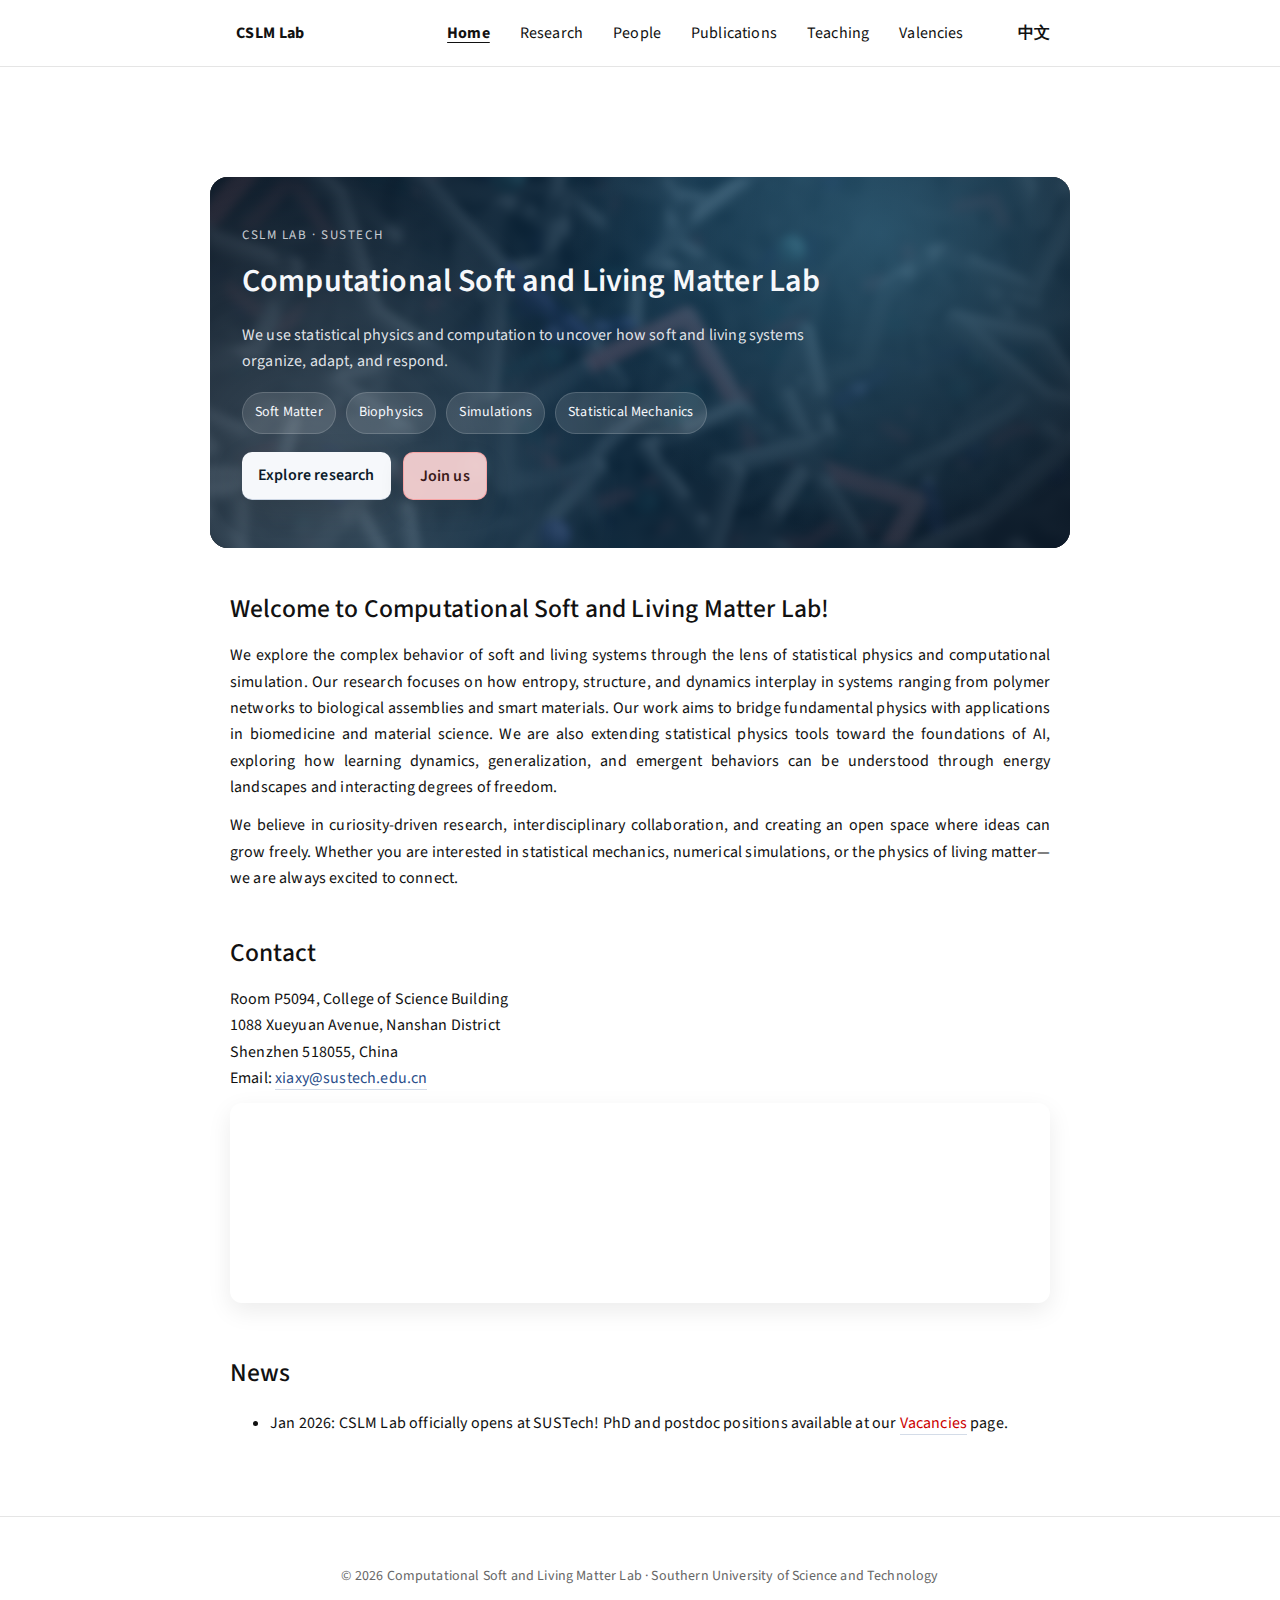
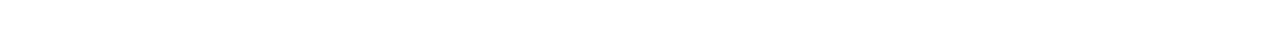
<file: index.html>
<!DOCTYPE html>
<html lang="en">
<head>
  <meta charset="UTF-8">
  <meta name="viewport" content="width=device-width, initial-scale=1.0">
  <title>Home | CSLM Lab</title>
  <link rel="stylesheet" href="assets/style.css">
  <link href="https://fonts.googleapis.com/css2?family=Source+Sans+Pro:wght@400;600&display=swap" rel="stylesheet">
  <meta name="description" content="Soft and Bio Matter group website.">
</head>
<body>

  <header>
    <nav>
      <div class="brand"><a href="index.html"><b>CSLM Lab</b></a></div>
      <a class="nav-item active" href="index.html">Home</a>
      <a class="nav-item" href="research.html">Research</a>
      <a class="nav-item" href="people.html">People</a>
      <a class="nav-item" href="publications.html">Publications</a>
      <a class="nav-item" href="teaching.html">Teaching</a>
      <a class="nav-item" href="valencies.html">Valencies</a>
      <span class="lang"><a href="zh/index.html">中文</a></span>
    </nav>
  </header>



  <main class="mainpg"> 
    <div class="hero">
      <div class="hero-content">
        <p class="eyebrow">CSLM Lab · SUSTech</p>
        <h1>Computational Soft and Living Matter Lab</h1>
        <p class="hero-lead">
          We use statistical physics and computation to uncover how soft and living systems organize, adapt, and respond.
        </p>
        <div class="hero-tags">
          <span>Soft Matter</span><span>Biophysics</span><span>Simulations</span><span>Statistical Mechanics</span>
        </div>
        <div class="hero-actions">
          <a class="btn primary" href="research.html">Explore research</a>
          <a class="btn ghost" href="valencies.html">Join us</a>
        </div>
      </div>
    </div>

    <h2>Welcome to Computational Soft and Living Matter Lab!</h2>

    <p>We explore the complex behavior of soft and living systems through the lens of statistical physics and computational simulation. Our research focuses on how entropy, structure, and dynamics interplay in systems ranging from polymer networks to biological assemblies and smart materials. Our work aims to bridge fundamental physics with applications in biomedicine and material science. 
      We are also extending statistical physics tools toward the foundations of AI, exploring how learning dynamics, generalization, and emergent behaviors can be understood through energy landscapes and interacting degrees of freedom. </p>

    <p>We believe in curiosity-driven research, interdisciplinary collaboration, and creating an open space where ideas can grow freely. Whether you are interested in statistical mechanics, numerical simulations, or the physics of living matter—we are always excited to connect.</p>


    <h2>Contact</h2>
    <div class="map-block">
      <p>
        Room P5094, College of Science Building<br>
        1088 Xueyuan Avenue, Nanshan District<br>
        Shenzhen 518055, China<br>
        Email: <a href="mailto:xiaxy@sustech.edu.cn">xiaxy@sustech.edu.cn</a>
      </p>
      <iframe class="map-embed" src="https://maps.google.com/maps?q=Room%20P5094%2C%20College%20of%20Science%20Building%2C%201088%20Xueyuan%20Avenue%2C%20Nanshan%20District%2C%20Shenzhen%20518055%2C%20China&output=embed" allowfullscreen="" loading="lazy" referrerpolicy="no-referrer-when-downgrade"></iframe>
    </div>

    <h2>News</h2>
    <ul>
      <li>
      Jan 2026: CSLM Lab officially opens at SUSTech! PhD and postdoc positions available at our 
      <a href="valencies.html" style="color:#c00;">Vacancies</a> page.
      </li>
    </ul> 
  </main>





  <footer>
    <p>© 2026 Computational Soft and Living Matter Lab · Southern University of Science and Technology</p>
  </footer>

  <script defer src="https://static.cloudflareinsights.com/beacon.min.js" data-cf-beacon='{"token": "52d99c5e47bd479896c9eef5d106f7ba"}'></script>
  <script>
    (function() {
      const endpoint = 'https://tiny-butterfly-48fe.xiuyang-xia.workers.dev/'; // TODO: replace with your Worker URL
      const payload = {
        path: location.pathname + location.search,
        ref: document.referrer || ''
      };
      navigator.sendBeacon(endpoint, JSON.stringify(payload));
    })();
  </script>
</body>
</html>
</file>
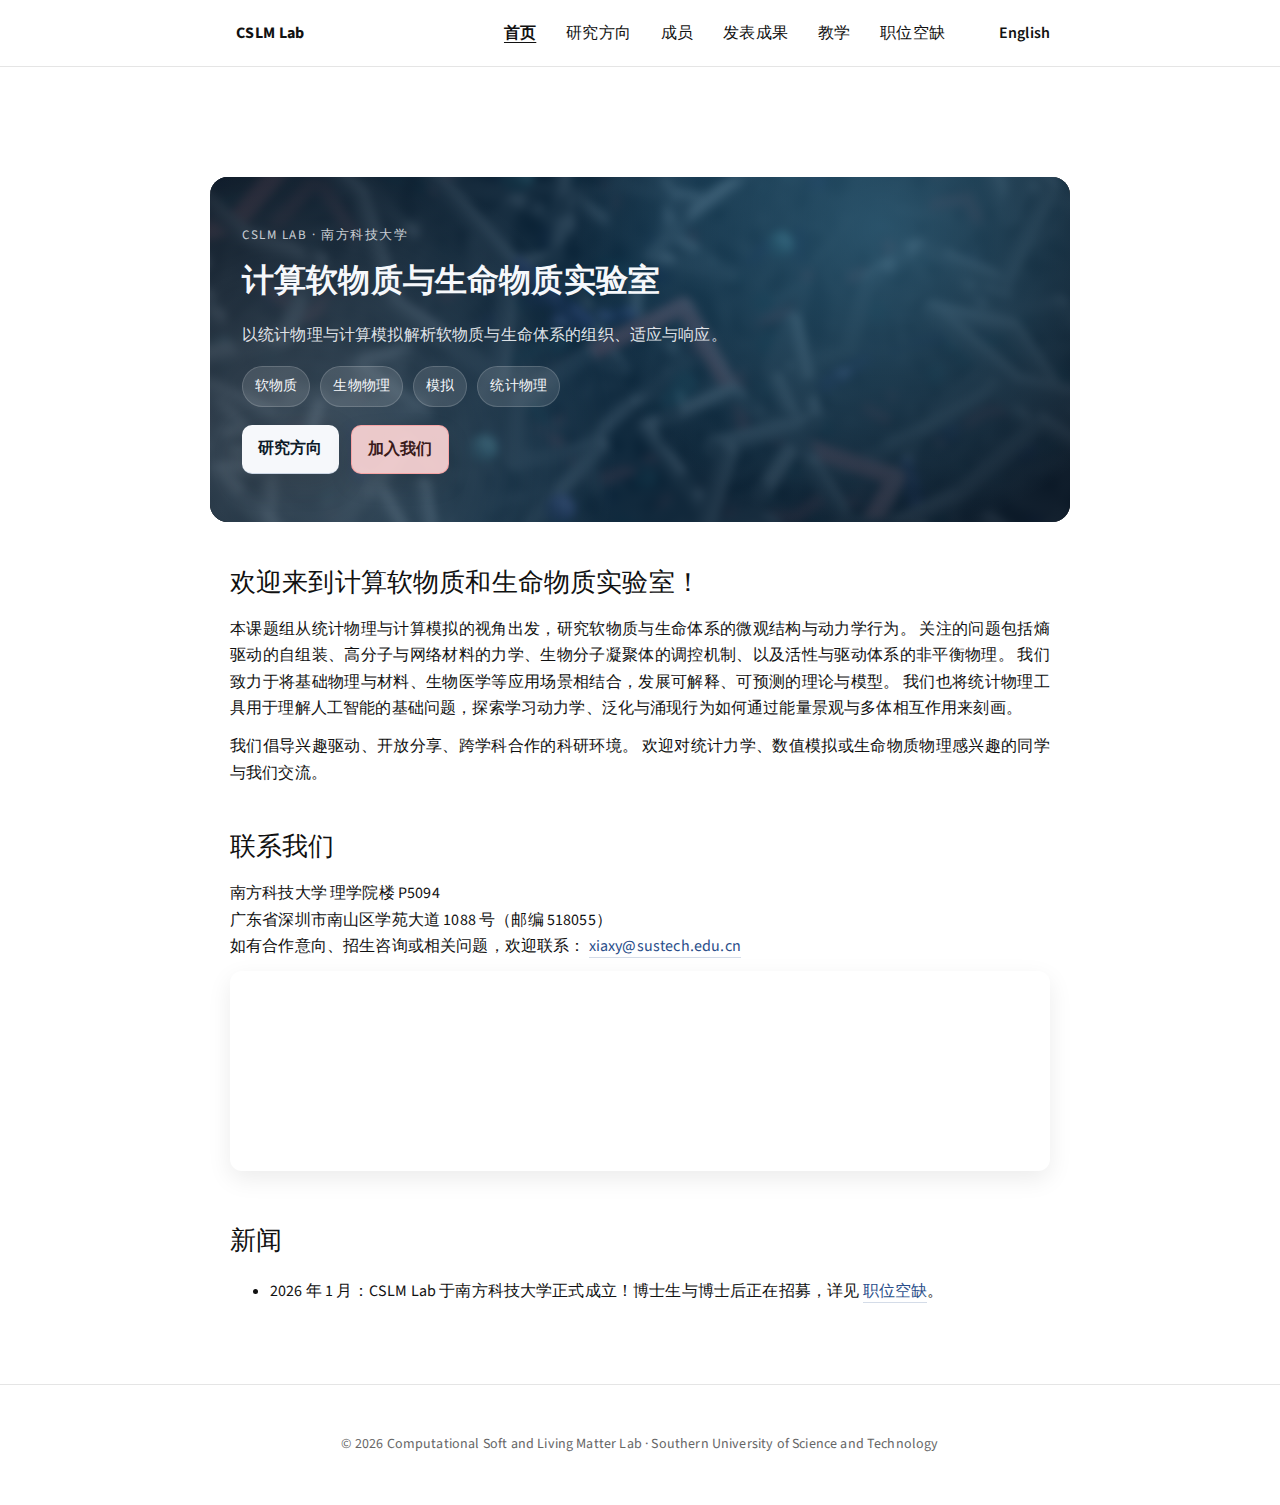
<file: zh/index.html>
<!DOCTYPE html>
<html lang="zh">
<head>
  <meta charset="UTF-8">
  <meta name="viewport" content="width=device-width, initial-scale=1.0">
  <title>主页 | CSLM Lab</title>
  <link rel="stylesheet" href="../assets/style.css">
  <link href="https://fonts.googleapis.com/css2?family=Source+Sans+Pro:wght@400;600&display=swap" rel="stylesheet">
  <meta name="description" content="软物质与生命物质计算研究组主页。">
</head>
<body>

  <header>
    <nav>
      <div class="brand"><a href="index.html"><b>CSLM Lab</b></a></div>
      <a class="nav-item active" href="index.html">首页</a>
      <a class="nav-item" href="research.html">研究方向</a>
      <a class="nav-item" href="people.html">成员</a>
      <a class="nav-item" href="publications.html">发表成果</a>
      <a class="nav-item" href="teaching.html">教学</a>
      <a class="nav-item" href="valencies.html">职位空缺</a>
      <span class="lang"><a href="../index.html">English</a></span>
    </nav>
  </header>

  <main class="mainpg"> 

    <div class="hero">
      <div class="hero-content">
        <p class="eyebrow">CSLM Lab · 南方科技大学</p>
        <h1>计算软物质与生命物质实验室</h1>
        <p class="hero-lead">
          以统计物理与计算模拟解析软物质与生命体系的组织、适应与响应。
        </p>
        <div class="hero-tags">
          <span>软物质</span><span>生物物理</span><span>模拟</span><span>统计物理</span>
        </div>
        <div class="hero-actions">
          <a class="btn primary" href="research.html">研究方向</a>
          <a class="btn ghost" href="valencies.html">加入我们</a>
        </div>
      </div>
    </div>

    <h2>欢迎来到计算软物质和生命物质实验室！</h2>

    <p>
本课题组从统计物理与计算模拟的视角出发，研究软物质与生命体系的微观结构与动力学行为。
      关注的问题包括熵驱动的自组装、高分子与网络材料的力学、生物分子凝聚体的调控机制、以及活性与驱动体系的非平衡物理。
      我们致力于将基础物理与材料、生物医学等应用场景相结合，发展可解释、可预测的理论与模型。
     我们也将统计物理工具用于理解人工智能的基础问题，探索学习动力学、泛化与涌现行为如何通过能量景观与多体相互作用来刻画。
    </p>

    <p>
      我们倡导兴趣驱动、开放分享、跨学科合作的科研环境。
      欢迎对统计力学、数值模拟或生命物质物理感兴趣的同学与我们交流。
    </p>


    <h2>联系我们</h2>
    <div class="map-block">
      <p>
        南方科技大学 理学院楼 P5094<br>
        广东省深圳市南山区学苑大道 1088 号（邮编 518055）<br>
        如有合作意向、招生咨询或相关问题，欢迎联系：
        <a href="mailto:xiaxy@sustech.edu.cn">xiaxy@sustech.edu.cn</a>
      </p>
      <iframe class="map-embed" src="https://uri.amap.com/marker?position=113.9986,22.6029&name=%E5%8D%97%E6%96%B9%E7%A7%91%E6%8A%80%E5%A4%A7%E5%AD%A6%E7%90%86%E5%AD%A6%E9%99%A2%E6%A5%BCP5094&coordinate=wgs84&callnative=0" allowfullscreen="" loading="lazy" referrerpolicy="no-referrer-when-downgrade"></iframe>
    </div>

    <h2>新闻</h2>
    <ul>
      <li>
        2026 年 1 月：CSLM Lab 于南方科技大学正式成立！博士生与博士后正在招募，详见
        <a href="valencies.html">职位空缺</a>。
      </li>
    </ul>

  </main>

  <footer>
    <p>© 2026 Computational Soft and Living Matter Lab · Southern University of Science and Technology</p>
  </footer>

  <script defer src="https://static.cloudflareinsights.com/beacon.min.js" data-cf-beacon='{"token": "52d99c5e47bd479896c9eef5d106f7ba"}'></script>
  <script>
    (function() {
      const endpoint = 'https://tiny-butterfly-48fe.xiuyang-xia.workers.dev/'; // TODO: replace with your Worker URL
      const payload = {
        path: location.pathname + location.search,
        ref: document.referrer || ''
      };
      navigator.sendBeacon(endpoint, JSON.stringify(payload));
    })();
  </script>
</body>
</html>
</file>
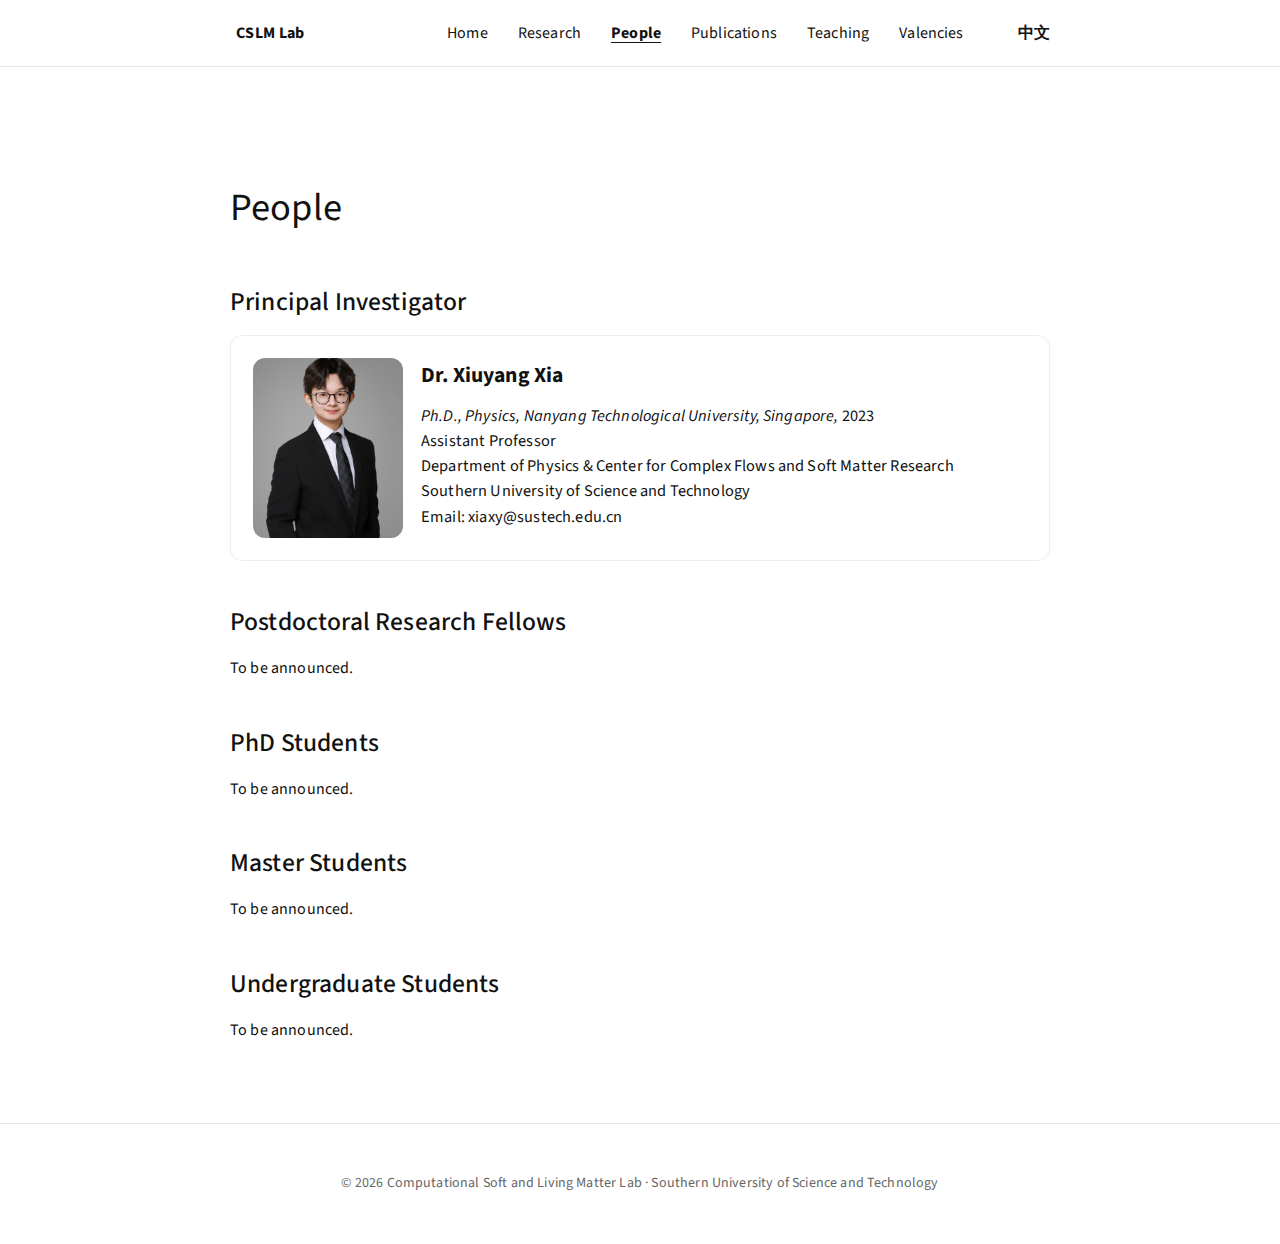
<file: people.html>
<!DOCTYPE html>
<html lang="en">
<head>
  <meta charset="UTF-8">
  <meta name="viewport" content="width=device-width, initial-scale=1.0">
  <title>People | CSLM Lab</title>
  <link rel="stylesheet" href="assets/style.css">
  <link href="https://fonts.googleapis.com/css2?family=Source+Sans+Pro:wght@400;600&display=swap" rel="stylesheet">
  <meta name="description" content="Computational Soft and Living Matter Lab website.">
</head>
<body>

  <header>
    <nav>
      <div class="brand"><a href="index.html"><b>CSLM Lab</b></a></div>
      <a class="nav-item" href="index.html">Home</a>
      <a class="nav-item" href="research.html">Research</a>
      <a class="nav-item active" href="people.html">People</a>
      <a class="nav-item" href="publications.html">Publications</a>
      <a class="nav-item" href="teaching.html">Teaching</a>
      <a class="nav-item" href="valencies.html">Valencies</a>
      <span class="lang"><a href="zh/people.html">中文</a></span>
    </nav>
  </header>

  <main>
    <h1>People</h1>

    <!-- Principal Investigator -->
    <section>
      <h2>Principal Investigator</h2>

      <div class="card peo-card">
        <img src="images/profile.JPG" alt="Xiuyang Xia" class="pi-photo">

        <div>
          <h3>Dr. Xiuyang Xia</h3>
          <p>
            <em>Ph.D., Physics, Nanyang Technological University, Singapore,</em> 2023<br>
            Assistant Professor<br>
            Department of Physics & Center for Complex Flows and Soft Matter Research<br>
            Southern University of Science and Technology<br>
            Email: <a href="mailto:xiaxy@sustech.edu.cn">xiaxy@sustech.edu.cn</a><br>
          </p>
        </div>
      </div>
    </section>

    <!-- Postdoctoral Research Fellows -->
    <section>
      <h2>Postdoctoral Research Fellows</h2>
      <p>To be announced.</p>
    </section>

    <!-- PhD Students -->
    <section>
      <h2>PhD Students</h2>
      <p>To be announced.</p>
    </section>

    <!-- Master Students -->
    <section>
      <h2>Master Students</h2>
      <p>To be announced.</p>
    </section>

    <!-- Undergraduate Students -->
    <section>
      <h2>Undergraduate Students</h2>
      <p>To be announced.</p>
    </section>

  </main>

  <footer>
    <p>© 2026 Computational Soft and Living Matter Lab · Southern University of Science and Technology</p>
  </footer>

  <script defer src="https://static.cloudflareinsights.com/beacon.min.js" data-cf-beacon='{"token": "52d99c5e47bd479896c9eef5d106f7ba"}'></script>
  <script>
    (function() {
      const endpoint = 'https://tiny-butterfly-48fe.xiuyang-xia.workers.dev/'; // TODO: replace with your Worker URL
      const payload = {
        path: location.pathname + location.search,
        ref: document.referrer || ''
      };
      navigator.sendBeacon(endpoint, JSON.stringify(payload));
    })();
  </script>
</body>
</html>
</file>
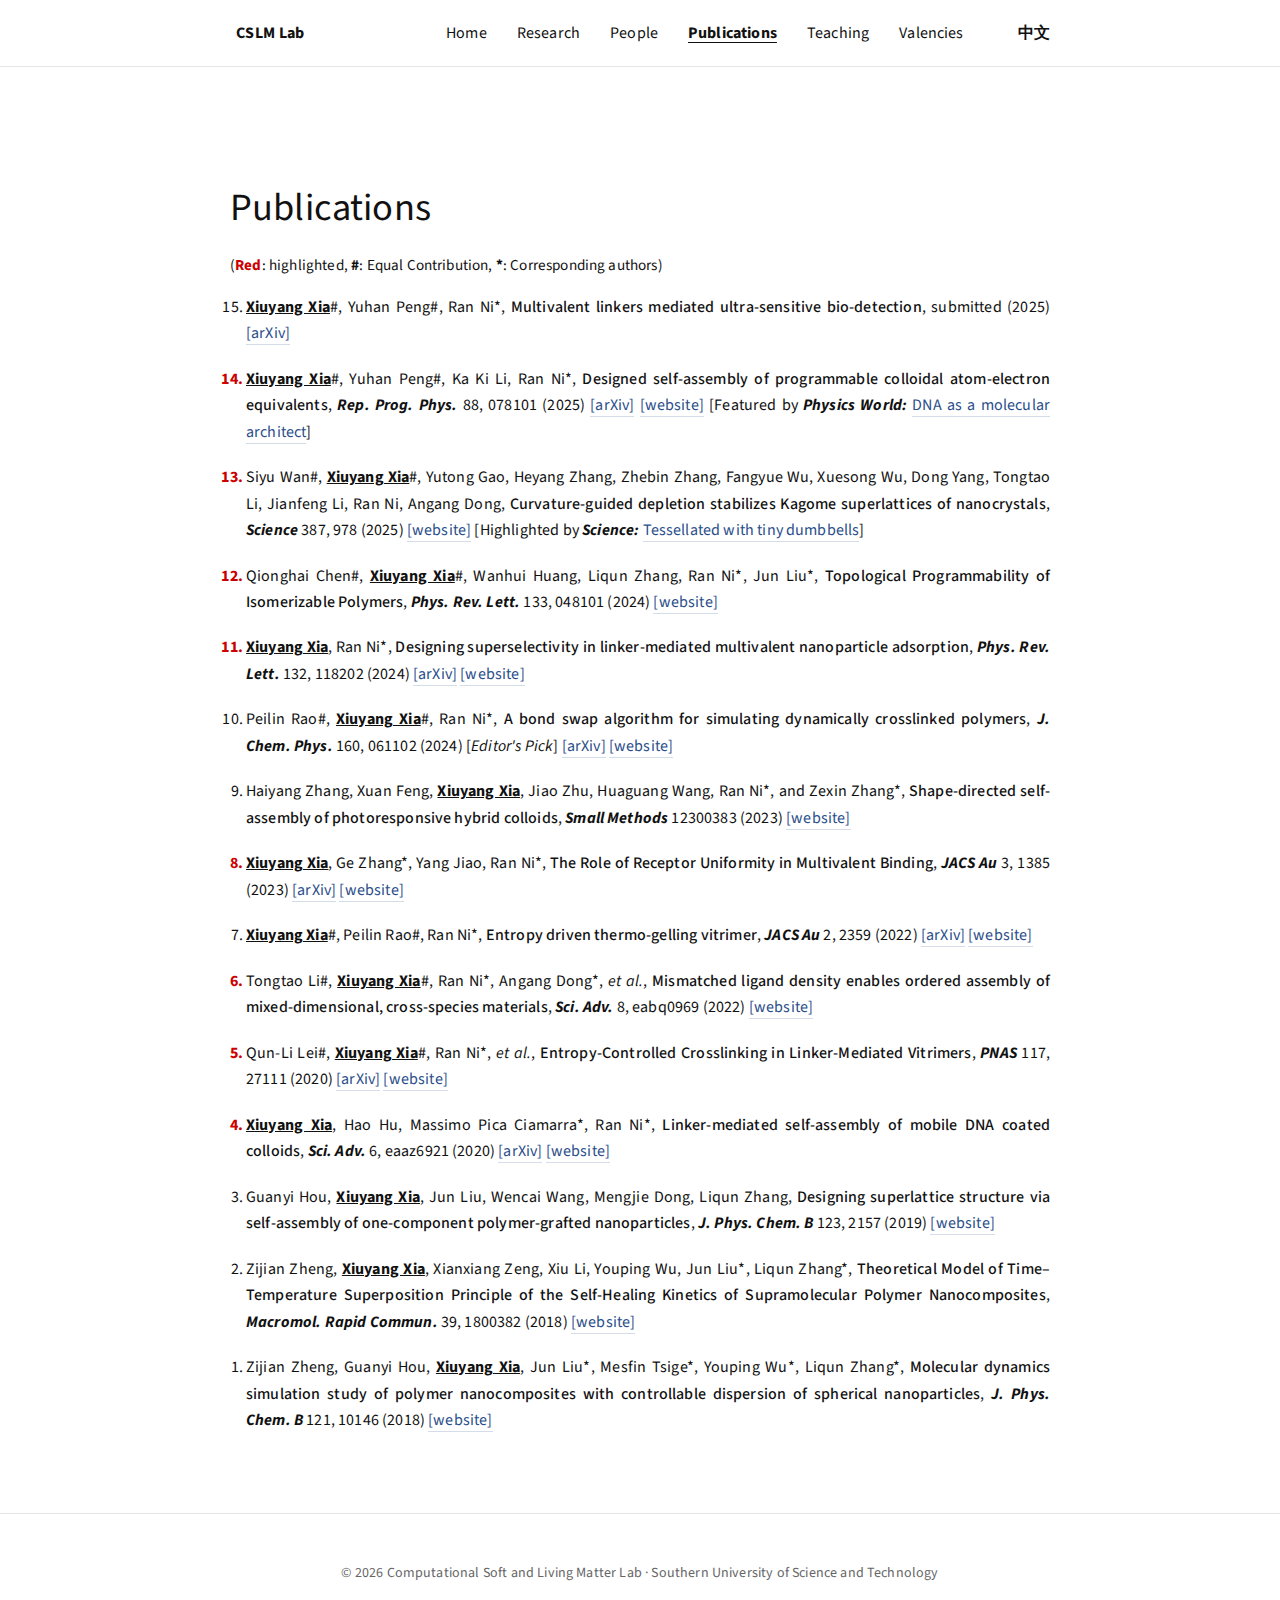
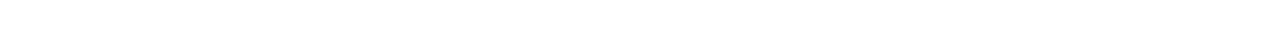
<file: publications.html>
<!DOCTYPE html>
<html lang="en">
<head>
  <meta charset="UTF-8">
  <meta name="viewport" content="width=device-width, initial-scale=1.0">
  <title>Publications | CSLM Lab</title>
  <link rel="stylesheet" href="assets/style.css">
  <link href="https://fonts.googleapis.com/css2?family=Source+Sans+Pro:wght@400;600&display=swap" rel="stylesheet">
  <meta name="description" content="Soft and Bio Matter group website.">
  <style>
    .pub-highlight { color: #c00; font-weight: bold; }
    .pub-me { text-decoration: underline; font-weight: bold; }
    .pub-notes { color: #666; font-size: 90%; font-style: italic; }
    .pub-list { margin-left: 0; padding-left: 1em; }
    .pub-list li { margin-bottom: 1.2em; }
    .pub-links { margin-left: 0.5em; }
    .pub-title { font-weight: 500; }
    .pub-list li:nth-last-child(14)::marker,
    .pub-list li:nth-last-child(13)::marker,
    .pub-list li:nth-last-child(12)::marker,
    .pub-list li:nth-last-child(11)::marker,
    .pub-list li:nth-last-child(8)::marker,
    .pub-list li:nth-last-child(6)::marker,
    .pub-list li:nth-last-child(5)::marker,
    .pub-list li:nth-last-child(4)::marker {
      color: #c00;
      font-weight: bold;
    }
  </style>
</head>
<body>

  <header>
    <nav>
      <div class="brand"><a href="index.html"><b>CSLM Lab</b></a></div>
      <a class="nav-item" href="index.html">Home</a>
      <a class="nav-item" href="research.html">Research</a>
      <a class="nav-item" href="people.html">People</a>
      <a class="nav-item active" href="publications.html">Publications</a>
      <a class="nav-item" href="teaching.html">Teaching</a>
      <a class="nav-item" href="valencies.html">Valencies</a>
      <span class="lang"><a href="zh/publications.html">中文</a></span>
    </nav>
  </header>

  <main>
    <h1>Publications</h1>
    <p style="font-size:0.95em;">
      (<span class="pub-highlight">Red</span>: highlighted, <b>#</b>: Equal Contribution, <b>*</b>: Corresponding authors)
    </p>

    <ol class="pub-list" reversed>
      <li><span class="pub-me">Xiuyang Xia</span>#, Yuhan Peng#, Ran Ni*,
        <span class="pub-title">Multivalent linkers mediated ultra-sensitive bio-detection</span>,
        submitted (2025)
        <a href="https://arxiv.org/abs/2508.00346">[arXiv]</a>
      </li>

      <li><span class="pub-me">Xiuyang Xia</span>#, Yuhan Peng#, Ka Ki Li, Ran Ni*, 
        <span class="pub-title">Designed self-assembly of programmable colloidal atom-electron equivalents</span>,
        <em><b>Rep. Prog. Phys.</b></em> 88, 078101 (2025)
        <a href="https://arxiv.org/abs/2410.23784">[arXiv]</a>
        <a href="https://iopscience.iop.org/article/10.1088/1361-6633/ade625">[website]</a>
        [Featured by <em><b>Physics World:</b></em> <a href="https://physicsworld.com/a/dna-as-a-molecular-architect/">DNA as a molecular architect</a>]
      </li>

      <li>Siyu Wan#, <span class="pub-me">Xiuyang Xia</span>#, Yutong Gao, Heyang Zhang, Zhebin Zhang, Fangyue Wu, Xuesong Wu, Dong Yang, Tongtao Li, Jianfeng Li, Ran Ni, Angang Dong,
        <span class="pub-title">Curvature-guided depletion stabilizes Kagome superlattices of nanocrystals</span>,
        <em><b>Science</b></em> 387, 978 (2025)
        <a href="https://www.science.org/doi/10.1126/science.adu4125">[website]</a>
        [Highlighted by <em><b>Science:</b></em> <a href="https://www.science.org/doi/10.1126/science.adw0351">Tessellated with tiny dumbbells</a>]
      </li>

      <li>Qionghai Chen#, <span class="pub-me">Xiuyang Xia</span>#, Wanhui Huang, Liqun Zhang, Ran Ni*, Jun Liu*,
        <span class="pub-title">Topological Programmability of Isomerizable Polymers</span>,
        <em><b>Phys. Rev. Lett.</b></em> 133, 048101 (2024)
        <a href="https://journals.aps.org/prl/abstract/10.1103/PhysRevLett.133.048101">[website]</a>
      </li>

      <li><span class="pub-me">Xiuyang Xia</span>, Ran Ni*,
        <span class="pub-title">Designing superselectivity in linker-mediated multivalent nanoparticle adsorption</span>,
        <em><b>Phys. Rev. Lett.</b></em> 132, 118202 (2024)
        <a href="https://arxiv.org/abs/2310.15834">[arXiv]</a>
        <a href="https://journals.aps.org/prl/abstract/10.1103/PhysRevLett.132.118202">[website]</a>
      </li>

      <li>Peilin Rao#, <span class="pub-me">Xiuyang Xia</span>#, Ran Ni*,
        <span class="pub-title">A bond swap algorithm for simulating dynamically crosslinked polymers</span>,
        <em><b>J. Chem. Phys.</b></em> 160, 061102 (2024)
        [<i>Editor's Pick</i>]
        <a href="https://arxiv.org/abs/2311.02983">[arXiv]</a>
        <a href="https://pubs.aip.org/aip/jcp/article/160/6/061102/3262786/A-bond-swap-algorithm-for-simulating-dynamically">[website]</a>
      </li>

      <li>Haiyang Zhang, Xuan Feng, <span class="pub-me">Xiuyang Xia</span>, Jiao Zhu, Huaguang Wang, Ran Ni*, and Zexin Zhang*,
        <span class="pub-title">Shape-directed self-assembly of photoresponsive hybrid colloids</span>,
        <em><b>Small Methods</b></em> 12300383 (2023)
        <a href="https://onlinelibrary.wiley.com/doi/abs/10.1002/smtd.202300383">[website]</a>
      </li>

      <li><span class="pub-me">Xiuyang Xia</span>, Ge Zhang*, Yang Jiao, Ran Ni*,
        <span class="pub-title">The Role of Receptor Uniformity in Multivalent Binding</span>,
        <em><b>JACS Au</b></em> 3, 1385 (2023)
        <a href="https://arxiv.org/abs/2206.13008">[arXiv]</a>
        <a href="https://pubs.acs.org/doi/10.1021/jacsau.3c00052">[website]</a>
      </li>

      <li><span class="pub-me">Xiuyang Xia</span>#, Peilin Rao#, Ran Ni*,
        <span class="pub-title">Entropy driven thermo-gelling vitrimer</span>,
        <em><b>JACS Au</b></em> 2, 2359 (2022)
        <a href="https://arxiv.org/abs/2201.05315">[arXiv]</a>
        <a href="https://pubs.acs.org/doi/10.1021/jacsau.2c00425">[website]</a>
      </li>

      <li>Tongtao Li#, <span class="pub-me">Xiuyang Xia</span>#, Ran Ni*, Angang Dong*, <i>et al.</i>,
        <span class="pub-title">Mismatched ligand density enables ordered assembly of mixed-dimensional, cross-species materials</span>,
        <em><b>Sci. Adv.</b></em> 8, eabq0969 (2022)
        <a href="https://www.science.org/doi/10.1126/sciadv.abq0969">[website]</a>
      </li>

      <li>Qun-Li Lei#, <span class="pub-me">Xiuyang Xia</span>#, Ran Ni*, <i>et al.</i>,
        <span class="pub-title">Entropy-Controlled Crosslinking in Linker-Mediated Vitrimers</span>,
        <em><b>PNAS</b></em> 117, 27111 (2020)
        <a href="https://arxiv.org/abs/2007.06807">[arXiv]</a>
        <a href="https://www.pnas.org/doi/10.1073/pnas.2015672117">[website]</a>
      </li>

      <li><span class="pub-me">Xiuyang Xia</span>, Hao Hu, Massimo Pica Ciamarra*, Ran Ni*,
        <span class="pub-title">Linker-mediated self-assembly of mobile DNA coated colloids</span>,
        <em><b>Sci. Adv.</b></em> 6, eaaz6921 (2020)
        <a href="https://arxiv.org/abs/1908.04068">[arXiv]</a>
        <a href="https://www.science.org/doi/10.1126/sciadv.aaz6921">[website]</a>
      </li>

      <li>Guanyi Hou, <span class="pub-me">Xiuyang Xia</span>, Jun Liu, Wencai Wang, Mengjie Dong, Liqun Zhang,
        <span class="pub-title">Designing superlattice structure via self-assembly of one-component polymer-grafted nanoparticles</span>,
        <em><b>J. Phys. Chem. B</b></em> 123, 2157 (2019)
        <a href="https://pubs.acs.org/doi/10.1021/acs.jpcb.8b11118">[website]</a>
      </li>

      <li>Zijian Zheng, <span class="pub-me">Xiuyang Xia</span>, Xianxiang Zeng, Xiu Li, Youping Wu, Jun Liu*, Liqun Zhang*,
        <span class="pub-title">Theoretical Model of Time–Temperature Superposition Principle of the Self‐Healing Kinetics of Supramolecular Polymer Nanocomposites</span>,
        <em><b>Macromol. Rapid Commun.</b></em> 39, 1800382 (2018)
        <a href="https://onlinelibrary.wiley.com/doi/abs/10.1002/marc.201800382">[website]</a>
      </li>

      <li>Zijian Zheng, Guanyi Hou, <span class="pub-me">Xiuyang Xia</span>, Jun Liu*, Mesfin Tsige*, Youping Wu*, Liqun Zhang*,
        <span class="pub-title">Molecular dynamics simulation study of polymer nanocomposites with controllable dispersion of spherical nanoparticles</span>,
        <em><b>J. Phys. Chem. B</b></em> 121, 10146 (2018)
        <a href="https://pubs.acs.org/doi/10.1021/acs.jpcb.7b06482">[website]</a>
      </li>
    </ol>
  </main>

  <footer>
    <p>© 2026 Computational Soft and Living Matter Lab · Southern University of Science and Technology</p>
  </footer>
  <script defer src="https://static.cloudflareinsights.com/beacon.min.js" data-cf-beacon='{"token": "52d99c5e47bd479896c9eef5d106f7ba"}'></script>
  <script>
    (function() {
      const endpoint = 'https://tiny-butterfly-48fe.xiuyang-xia.workers.dev/'; // TODO: replace with your Worker URL
      const payload = {
        path: location.pathname + location.search,
        ref: document.referrer || ''
      };
      navigator.sendBeacon(endpoint, JSON.stringify(payload));
    })();
  </script>
</body>
</html>
</file>
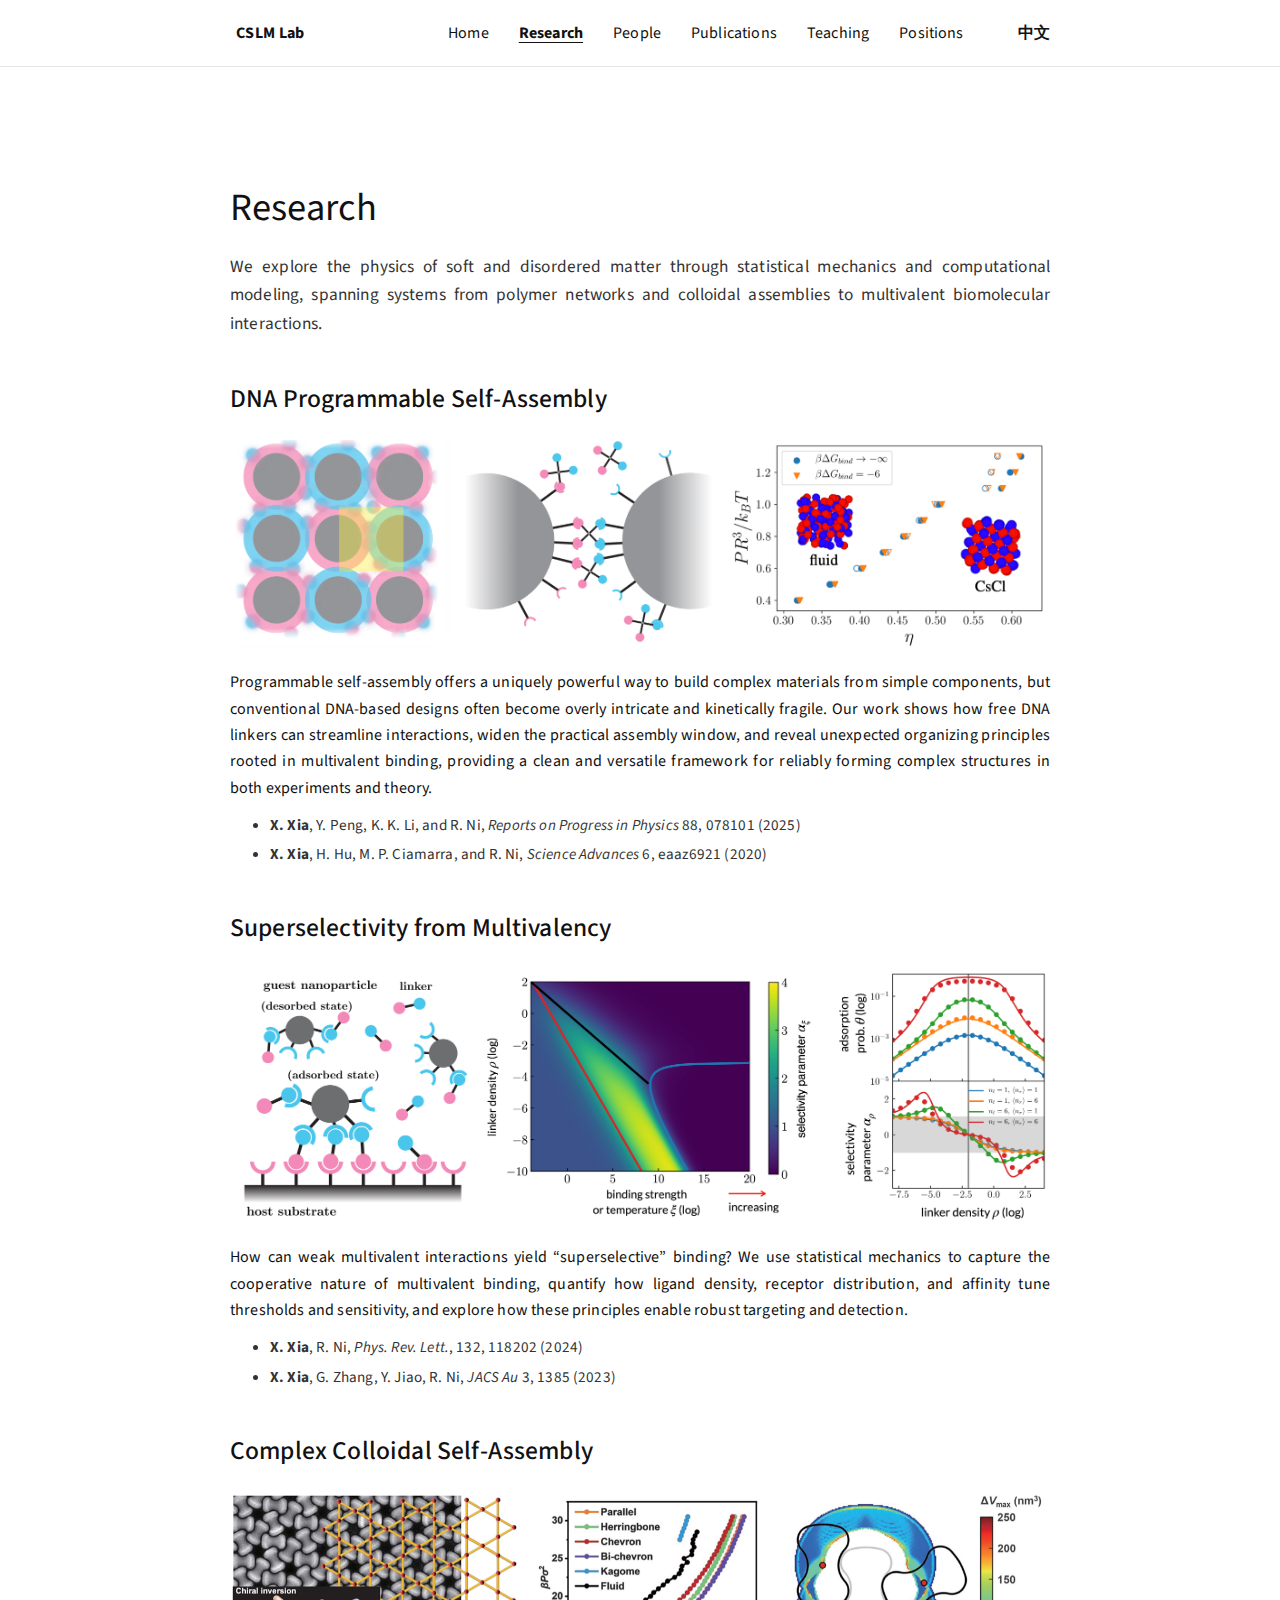
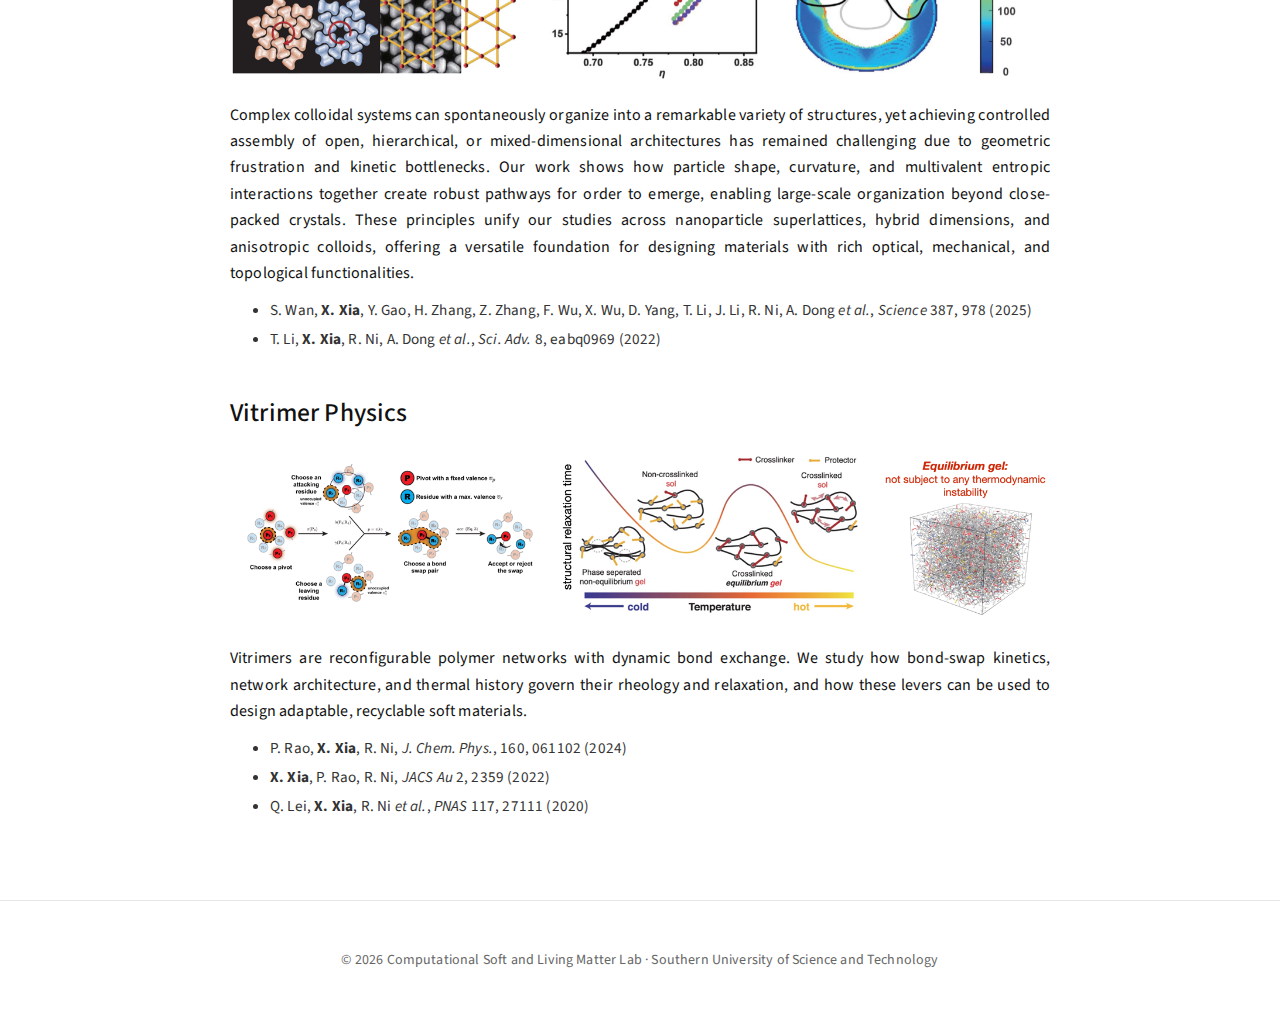
<file: research.html>
<!DOCTYPE html>
<html lang="en">
<head>
  <meta charset="UTF-8">
  <meta name="viewport" content="width=device-width, initial-scale=1.0">
  <title>Research | CSLM Lab</title>
  <link rel="stylesheet" href="assets/style.css">
  <link href="https://fonts.googleapis.com/css2?family=Source+Sans+Pro:wght@400;600&display=swap" rel="stylesheet">
  <meta name="description" content="Computational Soft and Living Matter Lab website.">
  <style>
    .research-img {
      display: block;
      max-width: 100%;
      margin: 20px auto;
      border-radius: 8px;
    }
    .references {
      margin-top: 8px;
      margin-bottom: 24px;
      color: #333;
      font-size: 0.95em;
    }
    .references li {
      margin-bottom: 4px;
    }
  </style>
</head>
<body>

  <header>
    <nav>
      <div class="brand"><a href="index.html"><b>CSLM Lab</b></a></div>
      <a class="nav-item" href="index.html">Home</a>
      <a class="nav-item active" href="research.html">Research</a>
      <a class="nav-item" href="people.html">People</a>
      <a class="nav-item" href="publications.html">Publications</a>
      <a class="nav-item" href="teaching.html">Teaching</a>
      <a class="nav-item" href="valencies.html">Positions</a>
      <span class="lang"><a href="zh/research.html">中文</a></span>
    </nav>
  </header>

  <main>
    <h1>Research</h1>
    <p class="lead">
      We explore the physics of soft and disordered matter through statistical mechanics and computational modeling,
      spanning systems from polymer networks and colloidal assemblies to multivalent biomolecular interactions.
    </p>

    <h2>DNA Programmable Self-Assembly</h2>
    <img class="research-img" src="images/dnacc.png" alt="Research illustration">
    <p>
    Programmable self-assembly offers a uniquely powerful way to build complex materials from simple components, but conventional DNA-based designs often become overly intricate and kinetically fragile. Our work shows how free DNA linkers can streamline interactions, widen the practical assembly window, and reveal unexpected organizing principles rooted in multivalent binding, providing a clean and versatile framework for reliably forming complex structures in both experiments and theory.
    </p>
    <ul class="references">
      <li><b>X. Xia</b>, Y. Peng, K. K. Li, and R. Ni, <em>Reports on Progress in Physics</em> 88, 078101 (2025)</li>
      <li><b>X. Xia</b>, H. Hu, M. P. Ciamarra, and R. Ni, <em>Science Advances</em> 6, eaaz6921 (2020)</li>
    </ul>

    <h2>Superselectivity from Multivalency</h2>
    <img class="research-img" src="images/superselectivity.png" alt="Superselectivity illustration">
    <p>
      How can weak multivalent interactions yield “superselective” binding? We use statistical mechanics to capture the
      cooperative nature of multivalent binding, quantify how ligand density, receptor distribution, and affinity tune
      thresholds and sensitivity, and explore how these principles enable robust targeting and detection.
    </p>
    <ul class="references">
      <li><b>X. Xia</b>, R. Ni, <em>Phys. Rev. Lett.</em>, 132, 118202 (2024)</li>
      <li><b>X. Xia</b>, G. Zhang, Y. Jiao, R. Ni, <em>JACS Au</em> 3, 1385 (2023)</li>
    </ul>

    <h2>Complex Colloidal Self-Assembly</h2>
    <img class="research-img" src="images/kagome.png" alt="Research illustration">
    <p>
    Complex colloidal systems can spontaneously organize into a remarkable variety of structures, yet achieving controlled assembly of open, hierarchical, or mixed-dimensional architectures has remained challenging due to geometric frustration and kinetic bottlenecks. Our work shows how particle shape, curvature, and multivalent entropic interactions together create robust pathways for order to emerge, enabling large-scale organization beyond close-packed crystals. These principles unify our studies across nanoparticle superlattices, hybrid dimensions, and anisotropic colloids, offering a versatile foundation for designing materials with rich optical, mechanical, and topological functionalities.
    </p>
    <ul class="references">
      <li>S. Wan, <b>X. Xia</b>, Y. Gao, H. Zhang, Z. Zhang, F. Wu, X. Wu, D. Yang, T. Li, J. Li, R. Ni, A. Dong <i>et al.</i>, <em>Science</em> 387, 978 (2025)</li>
      <li>T. Li, <b>X. Xia</b>, R. Ni, A. Dong <i>et al.</i>, <em>Sci. Adv.</em> 8, eabq0969 (2022)</li>
    </ul>



    <h2>Vitrimer Physics</h2>
    <img class="research-img" src="images/vitrimer.png" alt="Vitrimer research illustration">
    <p>
      Vitrimers are reconfigurable polymer networks with dynamic bond exchange. We study how bond-swap kinetics,
      network architecture, and thermal history govern their rheology and relaxation, and how these levers can be used
      to design adaptable, recyclable soft materials.
    </p>
    <ul class="references">
      <li>P. Rao, <b>X. Xia</b>, R. Ni, <em>J. Chem. Phys.</em>, 160, 061102 (2024)</li>
      <li><b>X. Xia</b>, P. Rao, R. Ni, <em>JACS Au</em> 2, 2359 (2022)</li>
      <li>Q. Lei, <b>X. Xia</b>, R. Ni <i>et al.</i>, <em>PNAS</em> 117, 27111 (2020)</li>
    </ul>
  </main>

  <footer>
    <p>© 2026 Computational Soft and Living Matter Lab · Southern University of Science and Technology</p>
  </footer>

  <script defer src="https://static.cloudflareinsights.com/beacon.min.js" data-cf-beacon='{"token": "52d99c5e47bd479896c9eef5d106f7ba"}'></script>
  <script>
    (function() {
      const endpoint = 'https://tiny-butterfly-48fe.xiuyang-xia.workers.dev/'; // TODO: replace with your Worker URL
      const payload = {
        path: location.pathname + location.search,
        ref: document.referrer || ''
      };
      navigator.sendBeacon(endpoint, JSON.stringify(payload));
    })();
  </script>
</body>
</html>
</file>
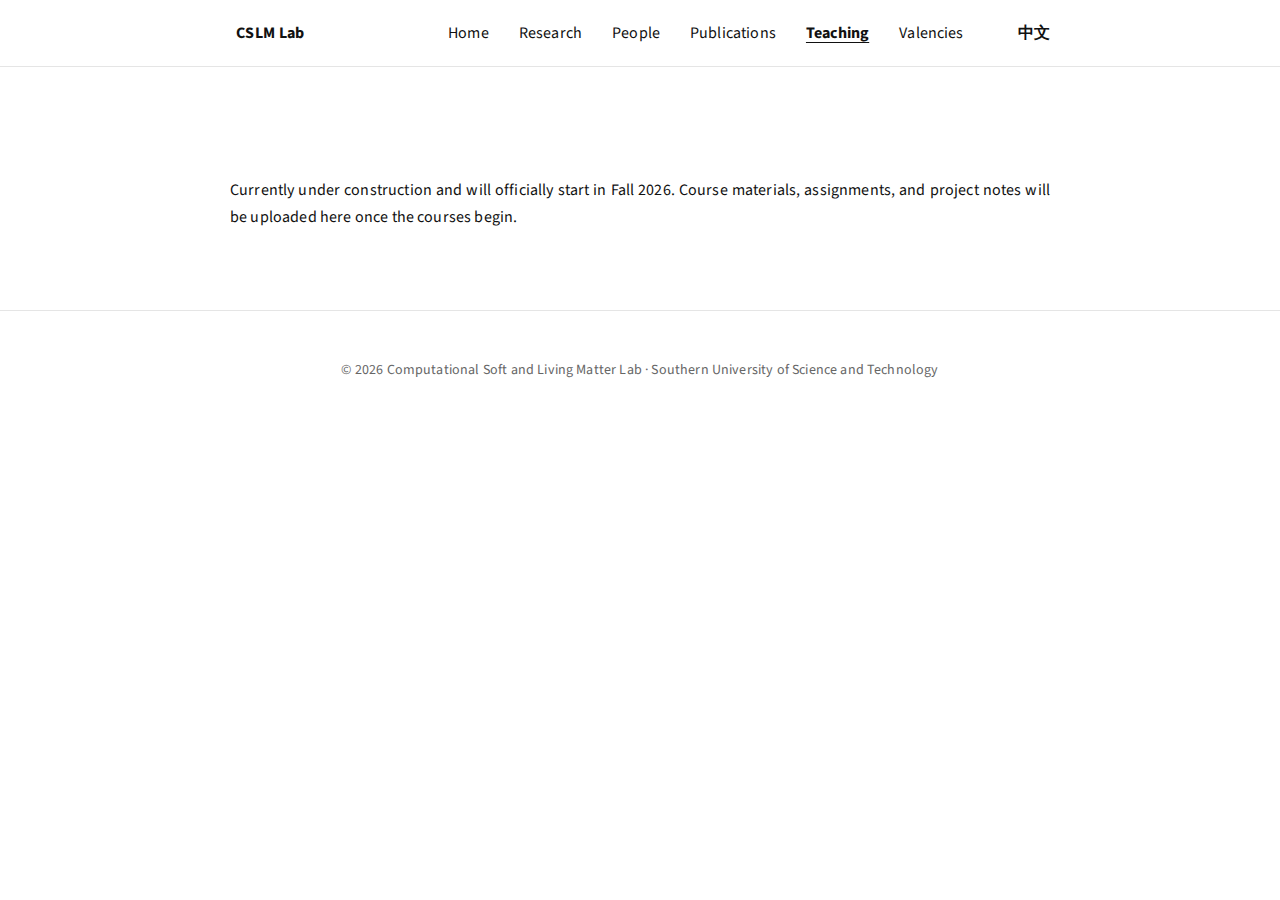
<file: teaching.html>
<!DOCTYPE html>
<html lang="en">
<head>
  <meta charset="UTF-8">
  <meta name="viewport" content="width=device-width, initial-scale=1.0">
  <title>Teaching | CSLM Lab</title>
  <link rel="stylesheet" href="assets/style.css">
  <meta name="description" content="Soft and Bio Matter group website.">
  <link href="https://fonts.googleapis.com/css2?family=Source+Sans+Pro:wght@400;600&display=swap" rel="stylesheet">
</head>
<body>

  <header>
    <nav>
      <div class="brand"><a href="index.html"><b>CSLM Lab</b></a></div>
      <a class="nav-item" href="index.html">Home</a><a class="nav-item" href="research.html">Research</a><a class="nav-item" href="people.html">People</a><a class="nav-item" href="publications.html">Publications</a><a class="nav-item active" href="teaching.html">Teaching</a><a class="nav-item" href="valencies.html">Valencies</a>
      <span class="lang"><a href="zh/teaching.html">中文</a></span>
    </nav>
  </header>

  <main>
    <p>Currently under construction and will officially start in Fall 2026. 
    Course materials, assignments, and project notes will be uploaded here once the courses begin.</p>
  </main>

  <footer>
    <p>© 2026 Computational Soft and Living Matter Lab · Southern University of Science and Technology</p>
  </footer>

  <script defer src="https://static.cloudflareinsights.com/beacon.min.js" data-cf-beacon='{"token": "52d99c5e47bd479896c9eef5d106f7ba"}'></script>
  <script>
    (function() {
      const endpoint = 'https://tiny-butterfly-48fe.xiuyang-xia.workers.dev/'; // TODO: replace with your Worker URL
      const payload = {
        path: location.pathname + location.search,
        ref: document.referrer || ''
      };
      navigator.sendBeacon(endpoint, JSON.stringify(payload));
    })();
  </script>
</body>
</html>
</file>
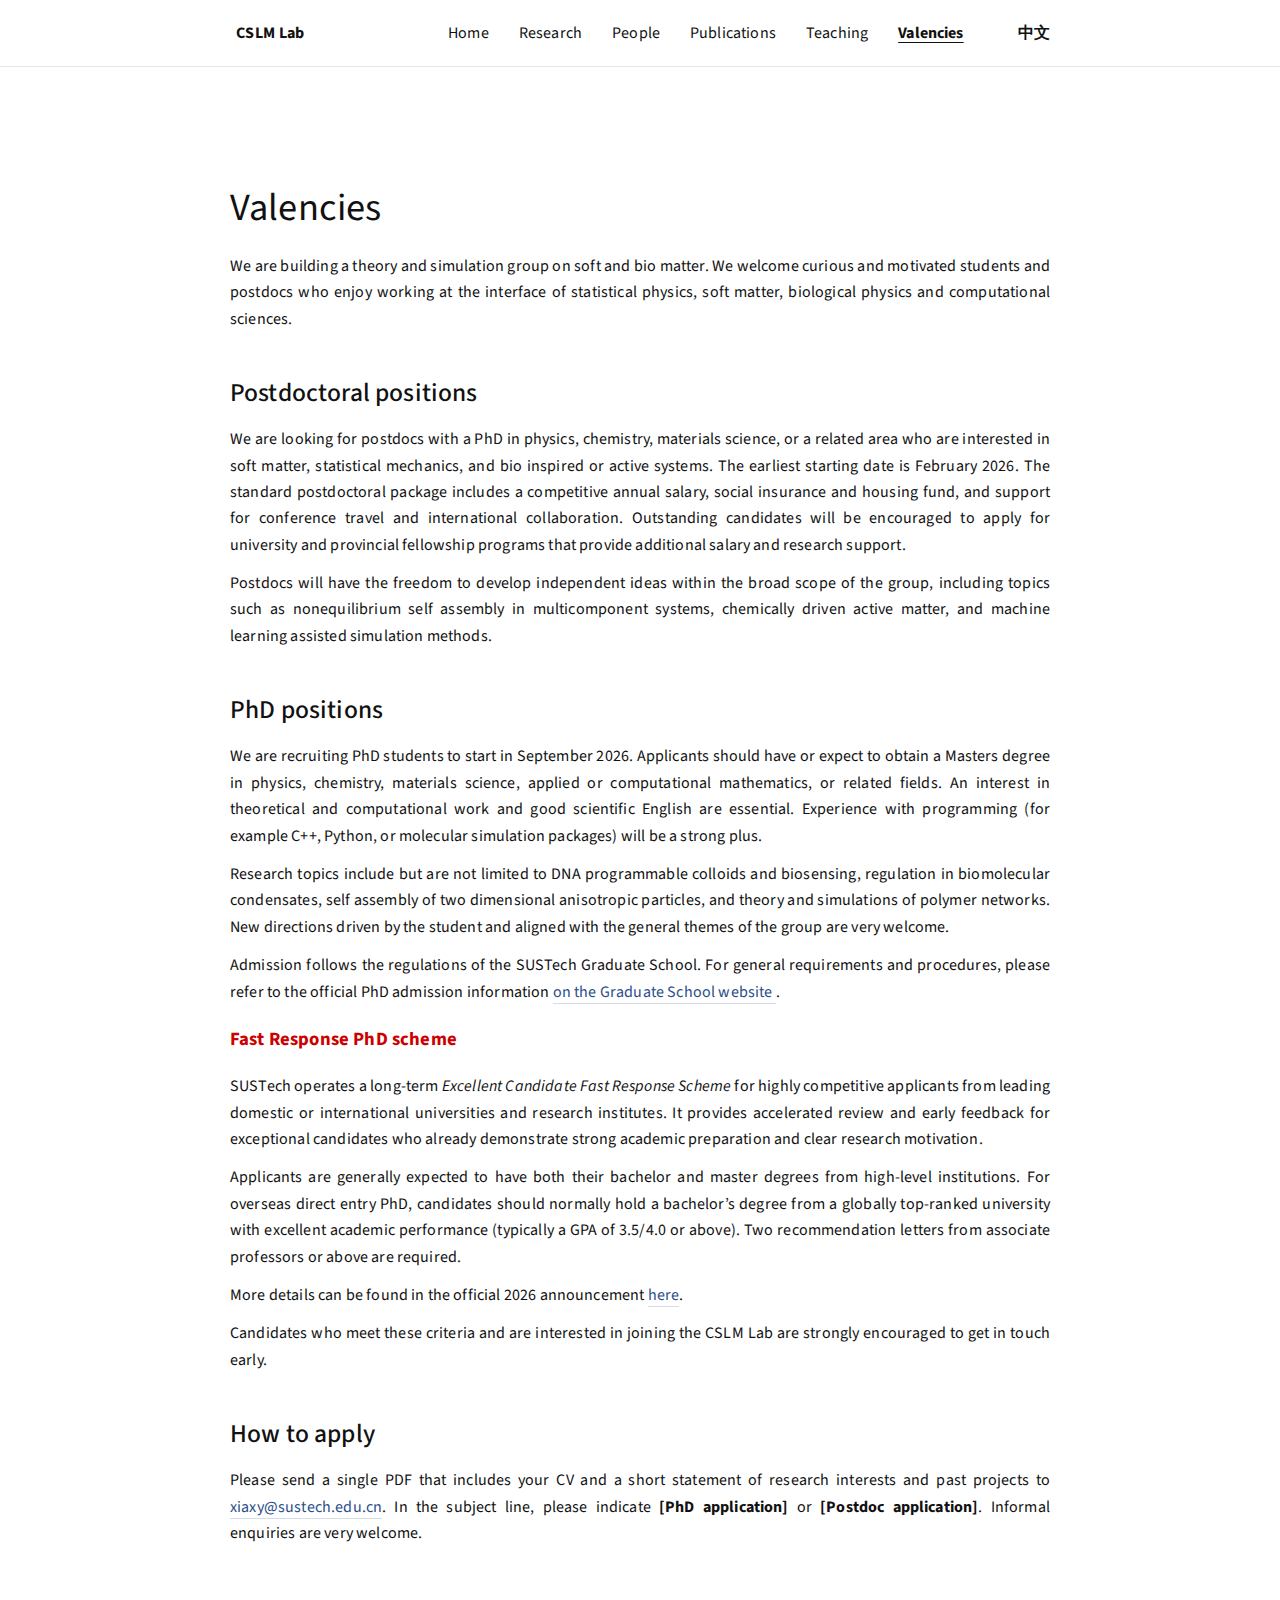
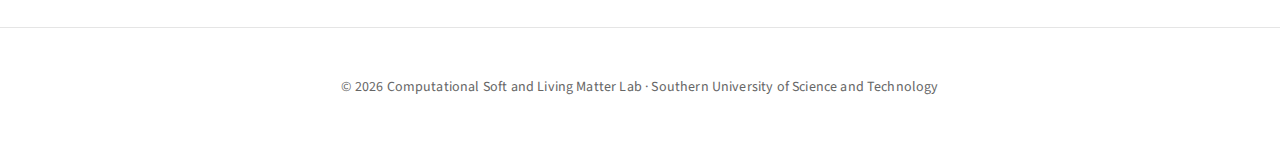
<file: valencies.html>
<!DOCTYPE html>
<html lang="en">
<head>
  <meta charset="UTF-8">
  <meta name="viewport" content="width=device-width, initial-scale=1.0">
  <title>Vacancies | CSLM Lab</title>
  <link rel="stylesheet" href="assets/style.css">
  <meta name="description" content="Soft and Bio Matter group website.">
  <link href="https://fonts.googleapis.com/css2?family=Source+Sans+Pro:wght@400;600&display=swap" rel="stylesheet">
</head>
<body>

  <header>
    <nav>
      <div class="brand"><a href="index.html"><b>CSLM Lab</b></a></div>
      <a class="nav-item" href="index.html">Home</a><a class="nav-item" href="research.html">Research</a><a class="nav-item" href="people.html">People</a><a class="nav-item" href="publications.html">Publications</a><a class="nav-item" href="teaching.html">Teaching</a><a class="nav-item active" href="valencies.html">Valencies</a>
      <span class="lang"><a href="zh/valencies.html">中文</a></span>
    </nav>
  </header>

<main class="valencies">
    <h1>Valencies</h1>

    <section>
      <p>
        We are building a theory and simulation group on soft and bio matter. We welcome curious and motivated students and postdocs who enjoy working at the 
        interface of statistical physics, soft matter, biological physics and computational sciences.
      </p>
    </section>

    <section>
      <h2>Postdoctoral positions</h2>
      <p>
        We are looking for postdocs with a PhD in physics, chemistry, materials science, or a related area who are interested in soft matter, 
        statistical mechanics, and bio inspired or active systems. The earliest starting date is February 2026. The standard postdoctoral 
        package includes a competitive annual salary, social insurance and housing fund, and support for conference travel and 
        international collaboration. Outstanding candidates will be encouraged to apply for university and provincial fellowship programs that 
        provide additional salary and research support.
      </p>
      <p>
        Postdocs will have the freedom to develop independent ideas within the broad scope of the group, including topics such as nonequilibrium 
        self assembly in multicomponent systems, chemically driven active matter, and machine learning assisted simulation methods.
      </p>
    </section>



      <section>
    <h2>PhD positions</h2>
    <p>
      We are recruiting PhD students to start in September 2026. Applicants should have or expect to obtain a Masters degree in physics, chemistry, 
      materials science, applied or computational mathematics, or related fields. An interest in theoretical and computational work and good scientific English are essential. 
      Experience with programming (for example C++, Python, or molecular simulation packages) will be a strong plus.
    </p>
    <p>
      Research topics include but are not limited to DNA programmable colloids and biosensing, regulation in biomolecular condensates, 
      self assembly of two dimensional anisotropic particles, and theory and simulations of polymer networks. New directions 
      driven by the student and aligned with the general themes of the group are very welcome.
    </p>
    <p>
      Admission follows the regulations of the SUSTech Graduate School. For general requirements and procedures, please refer to the official 
      PhD admission information 
      <a href="https://gs.sustech.edu.cn/#/admission/common?current_child_id=86&id=96&article_id=3329" target="_blank" rel="noopener">
        on the Graduate School website
      </a>.
    </p>
  </section>


<section>
  <h3 style="color:#c00;">Fast Response PhD scheme</h3>
  <p>
    SUSTech operates a long-term <em>Excellent Candidate Fast Response Scheme</em> for highly competitive applicants from leading domestic or 
    international universities and research institutes. It provides accelerated review and early feedback for exceptional candidates who already 
    demonstrate strong academic preparation and clear research motivation.
  </p>

  <p>
    Applicants are generally expected to have both their bachelor and master degrees from high-level institutions. 
    For overseas direct entry PhD, candidates should normally hold a bachelor’s degree from a globally top-ranked university 
    with excellent academic performance (typically a GPA of 3.5/4.0 or above). 
    Two recommendation letters from associate professors or above are required.
  </p>

  <p>
    More details can be found in the official 2026 announcement 
    <a href="https://gs.sustech.edu.cn/#/admission/detail?current_child_id=86&amp;id=96&amp;article_id=3381" 
       target="_blank" rel="noopener">here</a>.
  </p>

  <p>
    Candidates who meet these criteria and are interested in joining the CSLM Lab are strongly encouraged to get in touch early.
  </p>
</section>






    <section>
      <h2>How to apply</h2>
      <p>
        Please send a single PDF that includes your CV and a short statement of research interests and past projects to 
        <a href="mailto:xiaxy@sustech.edu.cn">xiaxy@sustech.edu.cn</a>. In the subject line, please indicate 
        <strong>[PhD application]</strong> or <strong>[Postdoc application]</strong>. Informal enquiries are very welcome.
      </p>
    </section>
  </main>

  <footer>
    <p>© 2026 Computational Soft and Living Matter Lab · Southern University of Science and Technology</p>
  </footer>

  <script defer src="https://static.cloudflareinsights.com/beacon.min.js" data-cf-beacon='{"token": "52d99c5e47bd479896c9eef5d106f7ba"}'></script>
  <script>
    (function() {
      const endpoint = 'https://tiny-butterfly-48fe.xiuyang-xia.workers.dev/'; // TODO: replace with your Worker URL
      const payload = {
        path: location.pathname + location.search,
        ref: document.referrer || ''
      };
      navigator.sendBeacon(endpoint, JSON.stringify(payload));
    })();
  </script>
</body>
</html>
</file>
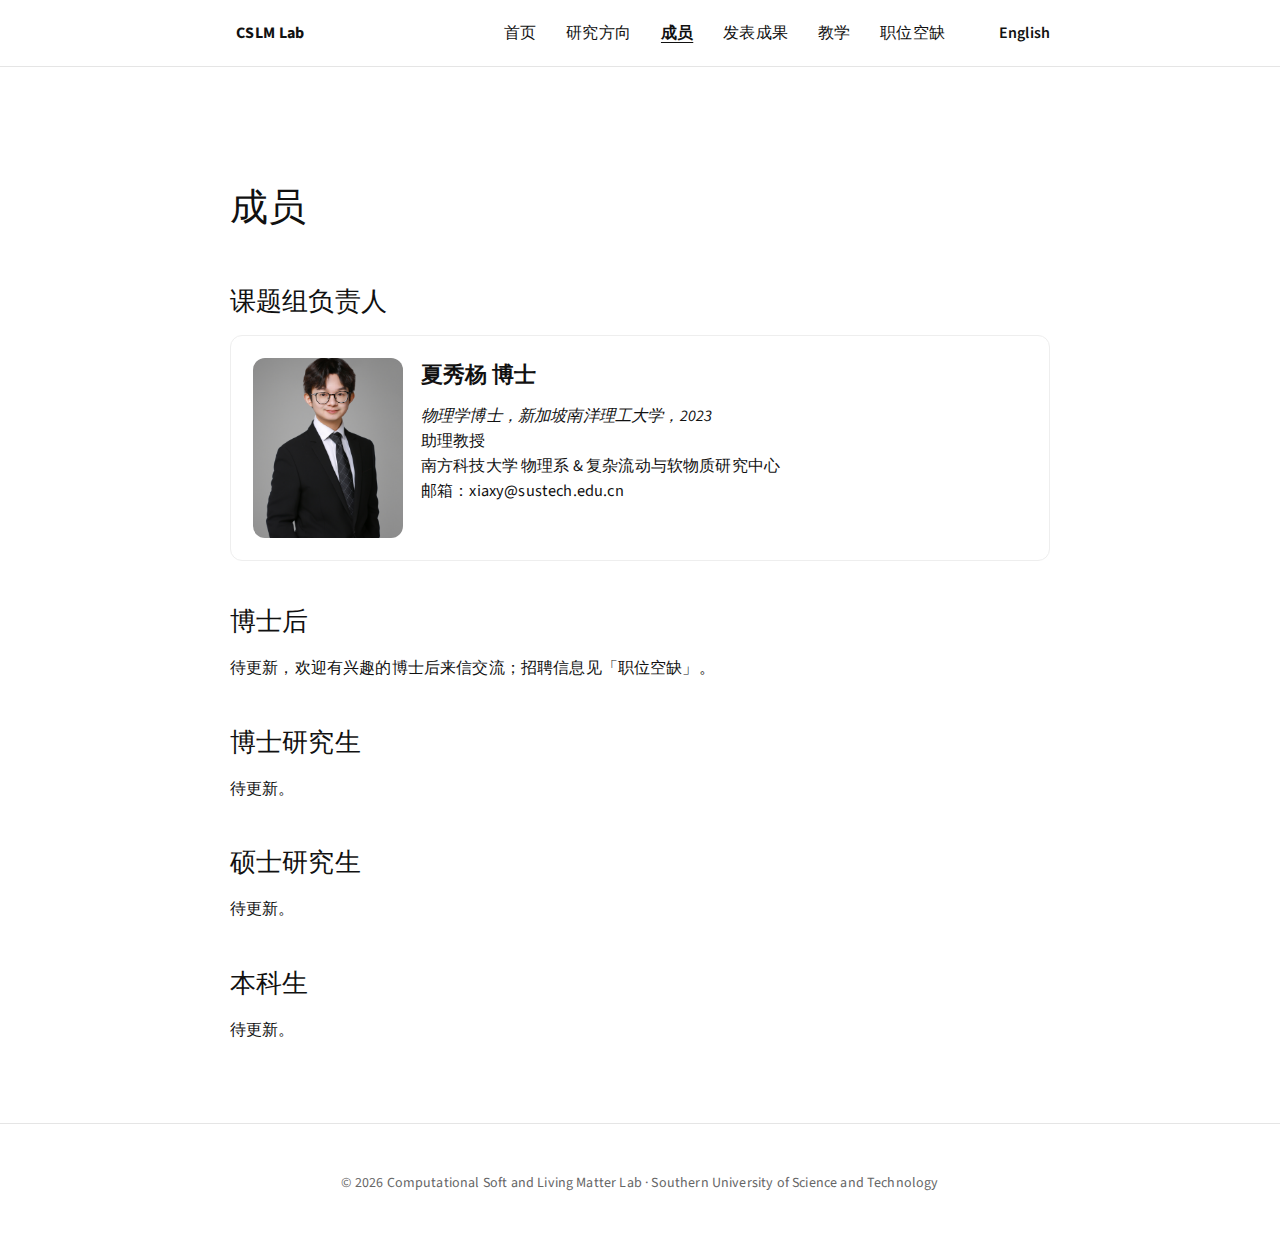
<file: zh/people.html>
<!DOCTYPE html>
<html lang="zh-Hans">
<head>
  <meta charset="UTF-8">
  <meta name="viewport" content="width=device-width, initial-scale=1.0">
  <title>成员 | CSLM Lab</title>
  <link rel="stylesheet" href="../assets/style.css">
  <meta name="description" content="Soft and Bio Matter group website.">
  <link href="https://fonts.googleapis.com/css2?family=Source+Sans+Pro:wght@400;600&display=swap" rel="stylesheet">
</head>
<body>

  <header>
    <nav>
      <div class="brand"><a href="index.html"><b>CSLM Lab</b></a></div>
      <a class="nav-item" href="index.html">首页</a><a class="nav-item" href="research.html">研究方向</a><a class="nav-item active" href="people.html">成员</a><a class="nav-item" href="publications.html">发表成果</a><a class="nav-item" href="teaching.html">教学</a><a class="nav-item" href="valencies.html">职位空缺</a>
      <span class="lang"><a href="../people.html">English</a></span>
    </nav>
  </header>

  <main>
    <h1>成员</h1>

    <!-- 课题组负责人 -->
    <section>
      <h2>课题组负责人</h2>

      <div class="card peo-card">
        <img src="../images/profile.JPG" alt="夏秀杨" class="pi-photo">

        <div>
          <h3>夏秀杨 博士</h3>
          <p>
            <em>物理学博士，新加坡南洋理工大学，2023</em><br>
            助理教授<br>
            南方科技大学 物理系 & 复杂流动与软物质研究中心<br>
            邮箱：<a href="mailto:xiaxy@sustech.edu.cn">xiaxy@sustech.edu.cn</a><br>
          </p>
        </div>
      </div>
    </section>

    <!-- 博士后 -->
    <section>
      <h2>博士后</h2>
      <p>待更新，欢迎有兴趣的博士后来信交流；招聘信息见「职位空缺」。</p>
    </section>

    <!-- 博士研究生 -->
    <section>
      <h2>博士研究生</h2>
      <p>待更新。</p>
    </section>

    <!-- 硕士研究生 -->
    <section>
      <h2>硕士研究生</h2>
      <p>待更新。</p>
    </section>

    <!-- 本科生 -->
    <section>
      <h2>本科生</h2>
      <p>待更新。</p>
    </section>
  </main>

  <footer>
    <p>© 2026 Computational Soft and Living Matter Lab · Southern University of Science and Technology</p>
  </footer>

  <script defer src="https://static.cloudflareinsights.com/beacon.min.js" data-cf-beacon='{"token": "52d99c5e47bd479896c9eef5d106f7ba"}'></script>
  <script>
    (function() {
      const endpoint = 'https://tiny-butterfly-48fe.xiuyang-xia.workers.dev/'; // TODO: replace with your Worker URL
      const payload = {
        path: location.pathname + location.search,
        ref: document.referrer || ''
      };
      navigator.sendBeacon(endpoint, JSON.stringify(payload));
    })();
  </script>
</body>
</html>
</file>
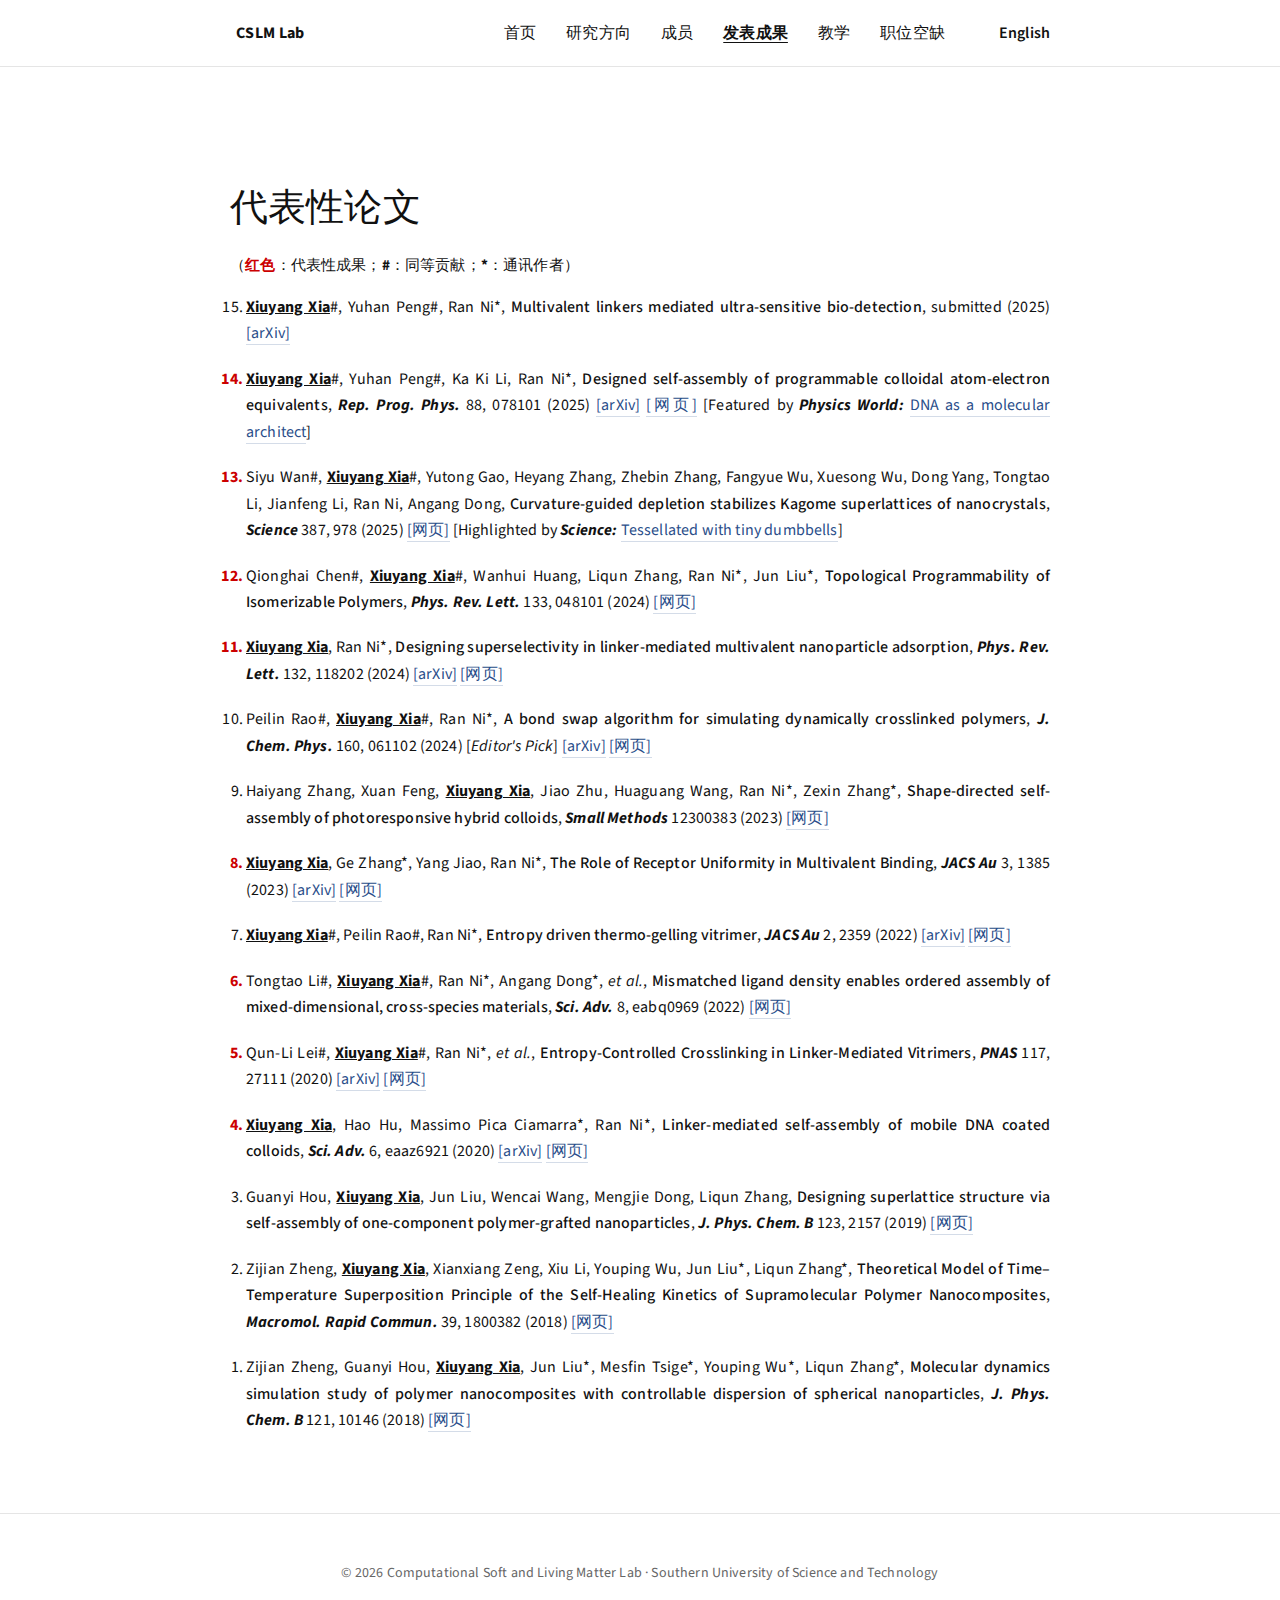
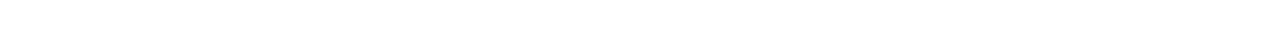
<file: zh/publications.html>
<!DOCTYPE html>
<html lang="zh-Hans">
<head>
  <meta charset="UTF-8">
  <meta name="viewport" content="width=device-width, initial-scale=1.0">
  <title>发表成果 | CSLM Lab</title>
  <link rel="stylesheet" href="../assets/style.css">
  <link href="https://fonts.googleapis.com/css2?family=Source+Sans+Pro:wght@400;600&display=swap" rel="stylesheet">
  <meta name="description" content="Soft and Bio Matter group website.">
  <style>
    .pub-highlight { color: #c00; font-weight: bold; }
    .pub-me { text-decoration: underline; font-weight: bold; }
    .pub-notes { color: #666; font-size: 90%; font-style: italic; }
    .pub-list { margin-left: 0; padding-left: 1em; }
    .pub-list li { margin-bottom: 1.2em; }
    .pub-links { margin-left: 0.5em; }
    .pub-title { font-weight: 500; }
    .pub-list li:nth-last-child(14)::marker,
    .pub-list li:nth-last-child(13)::marker,
    .pub-list li:nth-last-child(12)::marker,
    .pub-list li:nth-last-child(11)::marker,
    .pub-list li:nth-last-child(8)::marker,
    .pub-list li:nth-last-child(6)::marker,
    .pub-list li:nth-last-child(5)::marker,
    .pub-list li:nth-last-child(4)::marker {
      color: #c00;
      font-weight: bold;
    }
  </style>
</head>
<body>

  <header>
    <nav>
      <div class="brand"><a href="index.html"><b>CSLM Lab</b></a></div>
      <a class="nav-item" href="index.html">首页</a>
      <a class="nav-item" href="research.html">研究方向</a>
      <a class="nav-item" href="people.html">成员</a>
      <a class="nav-item active" href="publications.html">发表成果</a>
      <a class="nav-item" href="teaching.html">教学</a>
      <a class="nav-item" href="valencies.html">职位空缺</a>
      <span class="lang"><a href="../publications.html">English</a></span>
    </nav>
  </header>

  <main>
    <h1>代表性论文</h1>
    <p style="font-size:0.95em;">
      （<span class="pub-highlight">红色</span>：代表性成果；<b>#</b>：同等贡献；<b>*</b>：通讯作者）
    </p>

    <ol class="pub-list" reversed>
      <li><span class="pub-me">Xiuyang Xia</span>#, Yuhan Peng#, Ran Ni*,
        <span class="pub-title">Multivalent linkers mediated ultra-sensitive bio-detection</span>,
        submitted (2025)
        <a href="https://arxiv.org/abs/2508.00346">[arXiv]</a>
      </li>

      <li><span class="pub-me">Xiuyang Xia</span>#, Yuhan Peng#, Ka Ki Li, Ran Ni*, 
        <span class="pub-title">Designed self-assembly of programmable colloidal atom-electron equivalents</span>,
        <em><b>Rep. Prog. Phys.</b></em> 88, 078101 (2025)
        <a href="https://arxiv.org/abs/2410.23784">[arXiv]</a>
        <a href="https://iopscience.iop.org/article/10.1088/1361-6633/ade625">[网页]</a>
        [Featured by <em><b>Physics World:</b></em> <a href="https://physicsworld.com/a/dna-as-a-molecular-architect/">DNA as a molecular architect</a>]
      </li>

      <li>Siyu Wan#, <span class="pub-me">Xiuyang Xia</span>#, Yutong Gao, Heyang Zhang, Zhebin Zhang, Fangyue Wu, Xuesong Wu, Dong Yang, Tongtao Li, Jianfeng Li, Ran Ni, Angang Dong,
        <span class="pub-title">Curvature-guided depletion stabilizes Kagome superlattices of nanocrystals</span>,
        <em><b>Science</b></em> 387, 978 (2025)
        <a href="https://www.science.org/doi/10.1126/science.adu4125">[网页]</a>
        [Highlighted by <em><b>Science:</b></em> <a href="https://www.science.org/doi/10.1126/science.adw0351">Tessellated with tiny dumbbells</a>]
      </li>

      <li>Qionghai Chen#, <span class="pub-me">Xiuyang Xia</span>#, Wanhui Huang, Liqun Zhang, Ran Ni*, Jun Liu*,
        <span class="pub-title">Topological Programmability of Isomerizable Polymers</span>,
        <em><b>Phys. Rev. Lett.</b></em> 133, 048101 (2024)
        <a href="https://journals.aps.org/prl/abstract/10.1103/PhysRevLett.133.048101">[网页]</a>
      </li>

      <li><span class="pub-me">Xiuyang Xia</span>, Ran Ni*,
        <span class="pub-title">Designing superselectivity in linker-mediated multivalent nanoparticle adsorption</span>,
        <em><b>Phys. Rev. Lett.</b></em> 132, 118202 (2024)
        <a href="https://arxiv.org/abs/2310.15834">[arXiv]</a>
        <a href="https://journals.aps.org/prl/abstract/10.1103/PhysRevLett.132.118202">[网页]</a>
      </li>

      <li>Peilin Rao#, <span class="pub-me">Xiuyang Xia</span>#, Ran Ni*,
        <span class="pub-title">A bond swap algorithm for simulating dynamically crosslinked polymers</span>,
        <em><b>J. Chem. Phys.</b></em> 160, 061102 (2024)
        [<i>Editor's Pick</i>]
        <a href="https://arxiv.org/abs/2311.02983">[arXiv]</a>
        <a href="https://pubs.aip.org/aip/jcp/article/160/6/061102/3262786/A-bond-swap-algorithm-for-simulating-dynamically">[网页]</a>
      </li>

      <li>Haiyang Zhang, Xuan Feng, <span class="pub-me">Xiuyang Xia</span>, Jiao Zhu, Huaguang Wang, Ran Ni*, Zexin Zhang*,
        <span class="pub-title">Shape-directed self-assembly of photoresponsive hybrid colloids</span>,
        <em><b>Small Methods</b></em> 12300383 (2023)
        <a href="https://onlinelibrary.wiley.com/doi/abs/10.1002/smtd.202300383">[网页]</a>
      </li>

      <li><span class="pub-me">Xiuyang Xia</span>, Ge Zhang*, Yang Jiao, Ran Ni*,
        <span class="pub-title">The Role of Receptor Uniformity in Multivalent Binding</span>,
        <em><b>JACS Au</b></em> 3, 1385 (2023)
        <a href="https://arxiv.org/abs/2206.13008">[arXiv]</a>
        <a href="https://pubs.acs.org/doi/10.1021/jacsau.3c00052">[网页]</a>
      </li>

      <li><span class="pub-me">Xiuyang Xia</span>#, Peilin Rao#, Ran Ni*,
        <span class="pub-title">Entropy driven thermo-gelling vitrimer</span>,
        <em><b>JACS Au</b></em> 2, 2359 (2022)
        <a href="https://arxiv.org/abs/2201.05315">[arXiv]</a>
        <a href="https://pubs.acs.org/doi/10.1021/jacsau.2c00425">[网页]</a>
      </li>

      <li>Tongtao Li#, <span class="pub-me">Xiuyang Xia</span>#, Ran Ni*, Angang Dong*, <i>et al.</i>,
        <span class="pub-title">Mismatched ligand density enables ordered assembly of mixed-dimensional, cross-species materials</span>,
        <em><b>Sci. Adv.</b></em> 8, eabq0969 (2022)
        <a href="https://www.science.org/doi/10.1126/sciadv.abq0969">[网页]</a>
      </li>

      <li>Qun-Li Lei#, <span class="pub-me">Xiuyang Xia</span>#, Ran Ni*, <i>et al.</i>,
        <span class="pub-title">Entropy-Controlled Crosslinking in Linker-Mediated Vitrimers</span>,
        <em><b>PNAS</b></em> 117, 27111 (2020)
        <a href="https://arxiv.org/abs/2007.06807">[arXiv]</a>
        <a href="https://www.pnas.org/doi/10.1073/pnas.2015672117">[网页]</a>
      </li>

      <li><span class="pub-me">Xiuyang Xia</span>, Hao Hu, Massimo Pica Ciamarra*, Ran Ni*,
        <span class="pub-title">Linker-mediated self-assembly of mobile DNA coated colloids</span>,
        <em><b>Sci. Adv.</b></em> 6, eaaz6921 (2020)
        <a href="https://arxiv.org/abs/1908.04068">[arXiv]</a>
        <a href="https://www.science.org/doi/10.1126/sciadv.aaz6921">[网页]</a>
      </li>

      <li>Guanyi Hou, <span class="pub-me">Xiuyang Xia</span>, Jun Liu, Wencai Wang, Mengjie Dong, Liqun Zhang,
        <span class="pub-title">Designing superlattice structure via self-assembly of one-component polymer-grafted nanoparticles</span>,
        <em><b>J. Phys. Chem. B</b></em> 123, 2157 (2019)
        <a href="https://pubs.acs.org/doi/10.1021/acs.jpcb.8b11118">[网页]</a>
      </li>

      <li>Zijian Zheng, <span class="pub-me">Xiuyang Xia</span>, Xianxiang Zeng, Xiu Li, Youping Wu, Jun Liu*, Liqun Zhang*,
        <span class="pub-title">Theoretical Model of Time–Temperature Superposition Principle of the Self‐Healing Kinetics of Supramolecular Polymer Nanocomposites</span>,
        <em><b>Macromol. Rapid Commun.</b></em> 39, 1800382 (2018)
        <a href="https://onlinelibrary.wiley.com/doi/abs/10.1002/marc.201800382">[网页]</a>
      </li>

      <li>Zijian Zheng, Guanyi Hou, <span class="pub-me">Xiuyang Xia</span>, Jun Liu*, Mesfin Tsige*, Youping Wu*, Liqun Zhang*,
        <span class="pub-title">Molecular dynamics simulation study of polymer nanocomposites with controllable dispersion of spherical nanoparticles</span>,
        <em><b>J. Phys. Chem. B</b></em> 121, 10146 (2018)
        <a href="https://pubs.acs.org/doi/10.1021/acs.jpcb.7b06482">[网页]</a>
      </li>
    </ol>
  </main>

  <footer>
    <p>© 2026 Computational Soft and Living Matter Lab · Southern University of Science and Technology</p>
  </footer>
  <script defer src="https://static.cloudflareinsights.com/beacon.min.js" data-cf-beacon='{"token": "52d99c5e47bd479896c9eef5d106f7ba"}'></script>
  <script>
    (function() {
      const endpoint = 'https://tiny-butterfly-48fe.xiuyang-xia.workers.dev/'; // TODO: replace with your Worker URL
      const payload = {
        path: location.pathname + location.search,
        ref: document.referrer || ''
      };
      navigator.sendBeacon(endpoint, JSON.stringify(payload));
    })();
  </script>
</body>
</html>
</file>
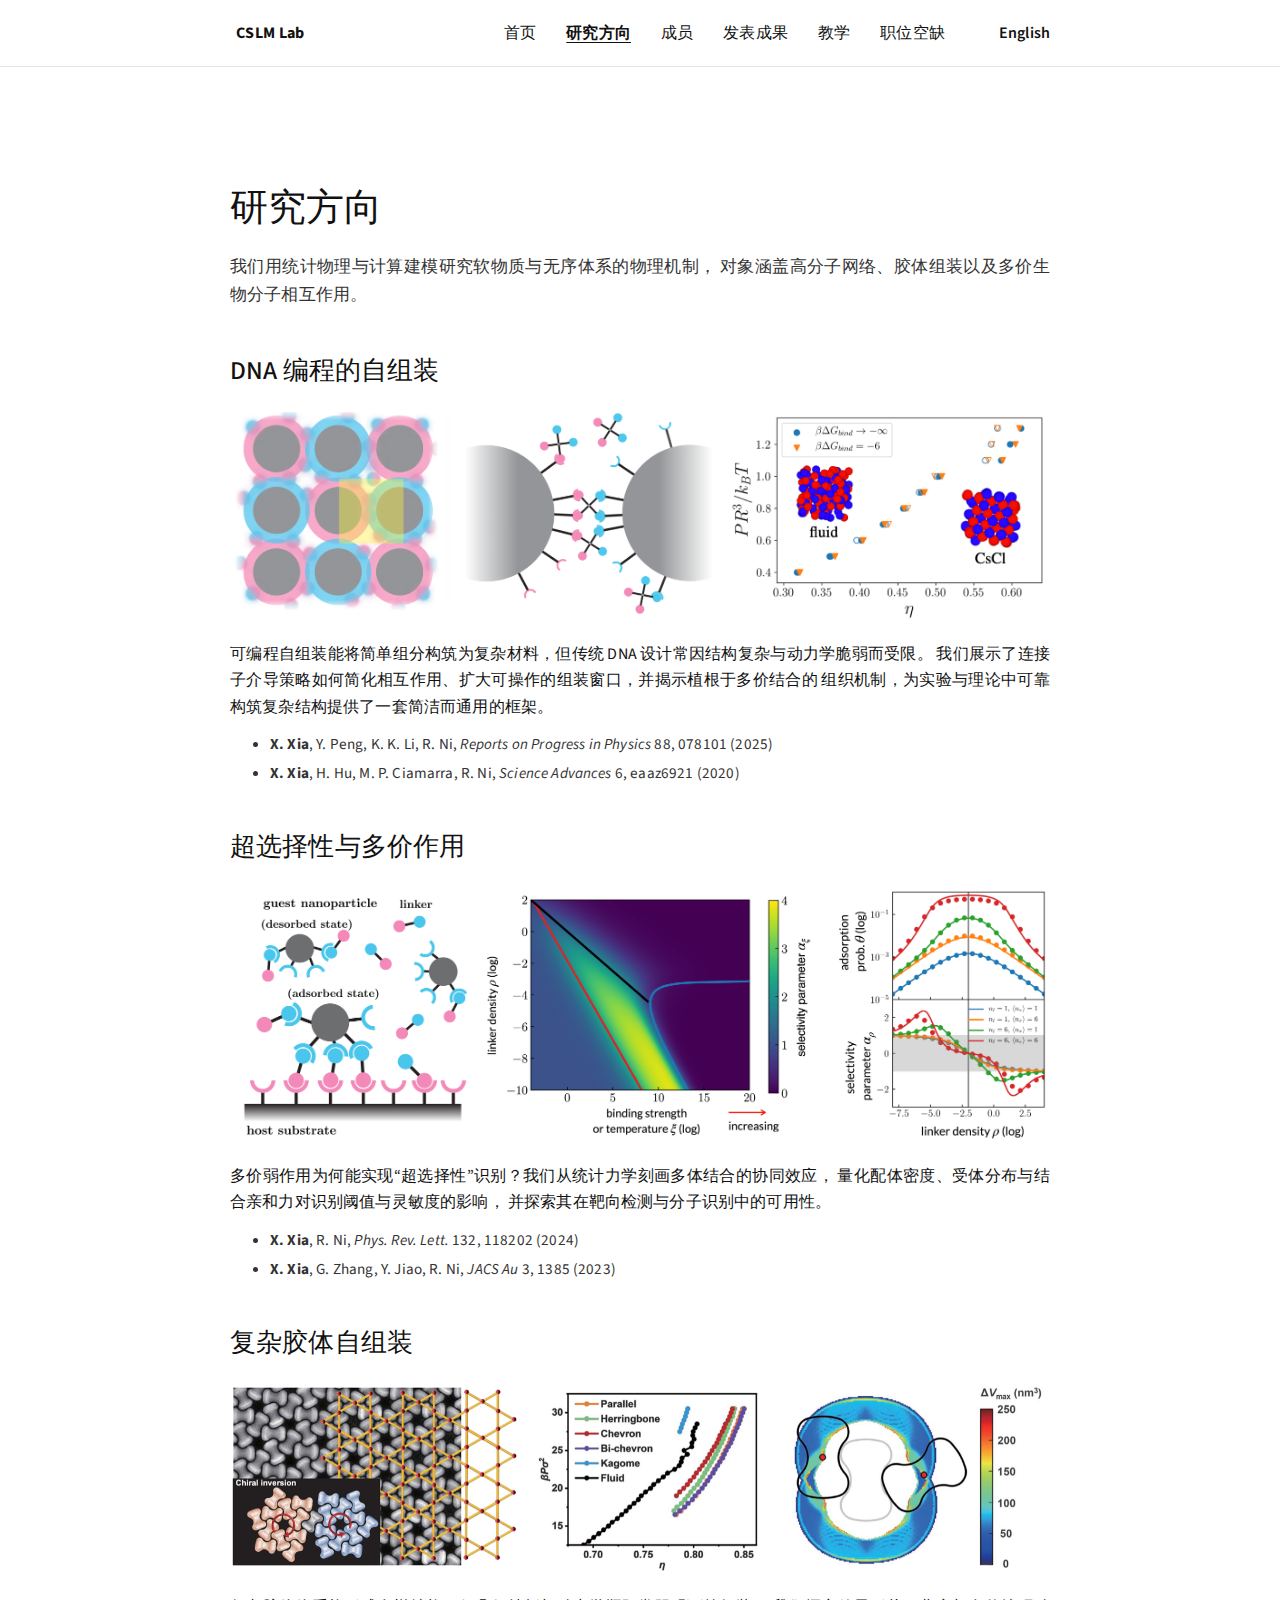
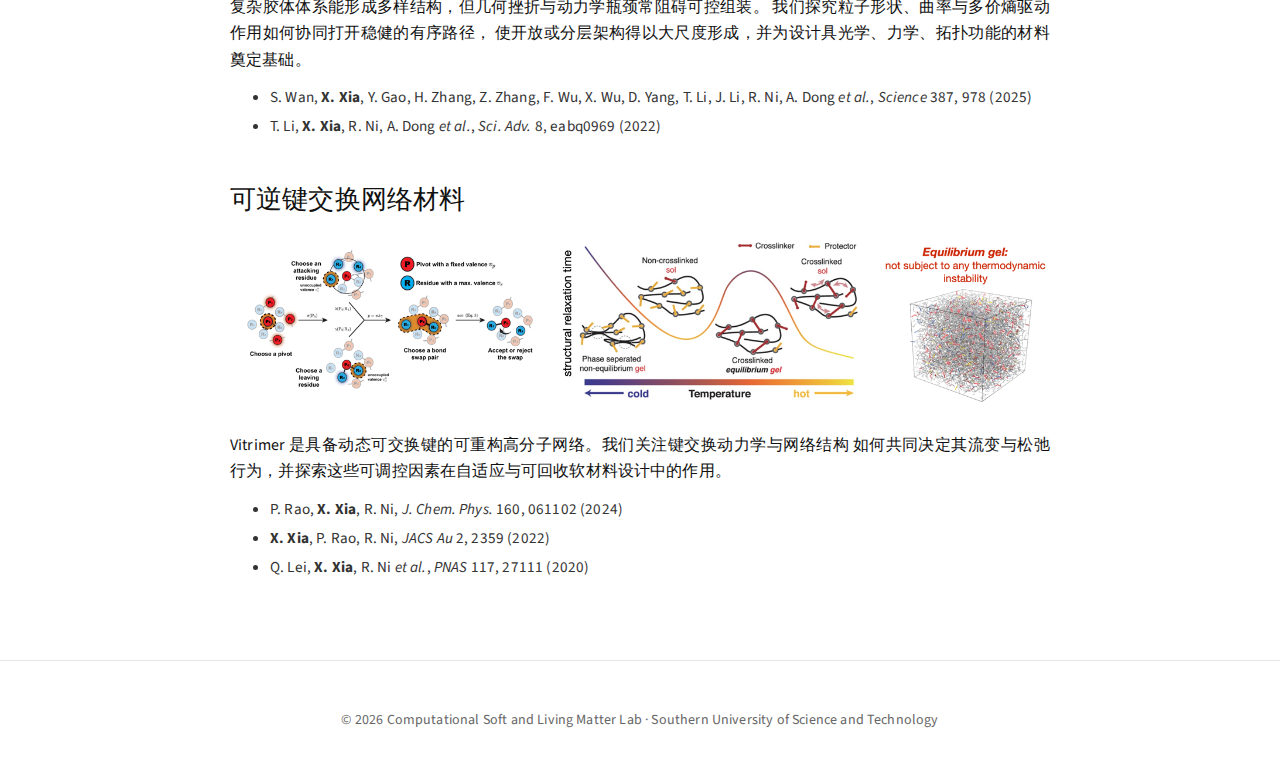
<file: zh/research.html>
<!DOCTYPE html>
<html lang="zh-Hans">
<head>
  <meta charset="UTF-8">
  <meta name="viewport" content="width=device-width, initial-scale=1.0">
  <title>研究方向 | CSLM Lab</title>
  <link rel="stylesheet" href="../assets/style.css">
  <link href="https://fonts.googleapis.com/css2?family=Source+Sans+Pro:wght@400;600&display=swap" rel="stylesheet">
  <meta name="description" content="Computational Soft and Living Matter Lab website.">
  <style>
    .research-img {
      display: block;
      max-width: 100%;
      margin: 20px auto;
      border-radius: 8px;
    }
    .references {
      margin-top: 8px;
      margin-bottom: 24px;
      color: #333;
      font-size: 0.95em;
    }
    .references li {
      margin-bottom: 4px;
    }
  </style>
</head>
<body>

  <header>
    <nav>
      <div class="brand"><a href="index.html"><b>CSLM Lab</b></a></div>
      <a class="nav-item" href="index.html">首页</a>
      <a class="nav-item active" href="research.html">研究方向</a>
      <a class="nav-item" href="people.html">成员</a>
      <a class="nav-item" href="publications.html">发表成果</a>
      <a class="nav-item" href="teaching.html">教学</a>
      <a class="nav-item" href="valencies.html">职位空缺</a>
      <span class="lang"><a href="../research.html">English</a></span>
    </nav>
  </header>

  <main>
    <h1>研究方向</h1>
    <p class="lead">
      我们用统计物理与计算建模研究软物质与无序体系的物理机制，
      对象涵盖高分子网络、胶体组装以及多价生物分子相互作用。
    </p>

    <h2>DNA 编程的自组装</h2>
    <img class="research-img" src="../images/dnacc.png" alt="研究插图">
    <p>
      可编程自组装能将简单组分构筑为复杂材料，但传统 DNA 设计常因结构复杂与动力学脆弱而受限。
      我们展示了连接子介导策略如何简化相互作用、扩大可操作的组装窗口，并揭示植根于多价结合的
      组织机制，为实验与理论中可靠构筑复杂结构提供了一套简洁而通用的框架。
    </p>
    <ul class="references">
      <li><b>X. Xia</b>, Y. Peng, K. K. Li, R. Ni, <em>Reports on Progress in Physics</em> 88, 078101 (2025)</li>
      <li><b>X. Xia</b>, H. Hu, M. P. Ciamarra, R. Ni, <em>Science Advances</em> 6, eaaz6921 (2020)</li>
    </ul>

    <h2>超选择性与多价作用</h2>
    <img class="research-img" src="../images/superselectivity.png" alt="研究插图">
    <p>
      多价弱作用为何能实现“超选择性”识别？我们从统计力学刻画多体结合的协同效应，
      量化配体密度、受体分布与结合亲和力对识别阈值与灵敏度的影响，
      并探索其在靶向检测与分子识别中的可用性。
    </p>
    <ul class="references">
      <li><b>X. Xia</b>, R. Ni, <em>Phys. Rev. Lett.</em> 132, 118202 (2024)</li>
      <li><b>X. Xia</b>, G. Zhang, Y. Jiao, R. Ni, <em>JACS Au</em> 3, 1385 (2023)</li>
    </ul>

    <h2>复杂胶体自组装</h2>
    <img class="research-img" src="../images/kagome.png" alt="研究插图">
    <p>
      复杂胶体体系能形成多样结构，但几何挫折与动力学瓶颈常阻碍可控组装。
      我们探究粒子形状、曲率与多价熵驱动作用如何协同打开稳健的有序路径，
      使开放或分层架构得以大尺度形成，并为设计具光学、力学、拓扑功能的材料奠定基础。
    </p>
    <ul class="references">
      <li>S. Wan, <b>X. Xia</b>, Y. Gao, H. Zhang, Z. Zhang, F. Wu, X. Wu, D. Yang, T. Li, J. Li, R. Ni, A. Dong <i>et al.</i>, <em>Science</em> 387, 978 (2025)</li>
      <li>T. Li, <b>X. Xia</b>, R. Ni, A. Dong <i>et al.</i>, <em>Sci. Adv.</em> 8, eabq0969 (2022)</li>
    </ul>

    <h2>可逆键交换网络材料</h2>
    <img class="research-img" src="../images/vitrimer.png" alt="研究插图">
    <p>
      Vitrimer 是具备动态可交换键的可重构高分子网络。我们关注键交换动力学与网络结构
      如何共同决定其流变与松弛行为，并探索这些可调控因素在自适应与可回收软材料设计中的作用。
    </p>
    <ul class="references">
      <li>P. Rao, <b>X. Xia</b>, R. Ni, <em>J. Chem. Phys.</em> 160, 061102 (2024)</li>
      <li><b>X. Xia</b>, P. Rao, R. Ni, <em>JACS Au</em> 2, 2359 (2022)</li>
      <li>Q. Lei, <b>X. Xia</b>, R. Ni <i>et al.</i>, <em>PNAS</em> 117, 27111 (2020)</li>
    </ul>
  </main>

  <footer>
    <p>© 2026 Computational Soft and Living Matter Lab · Southern University of Science and Technology</p>
  </footer>

  <script defer src="https://static.cloudflareinsights.com/beacon.min.js" data-cf-beacon='{"token": "52d99c5e47bd479896c9eef5d106f7ba"}'></script>
  <script>
    (function() {
      const endpoint = 'https://tiny-butterfly-48fe.xiuyang-xia.workers.dev/'; // TODO: replace with your Worker URL
      const payload = {
        path: location.pathname + location.search,
        ref: document.referrer || ''
      };
      navigator.sendBeacon(endpoint, JSON.stringify(payload));
    })();
  </script>
</body>
</html>
</file>
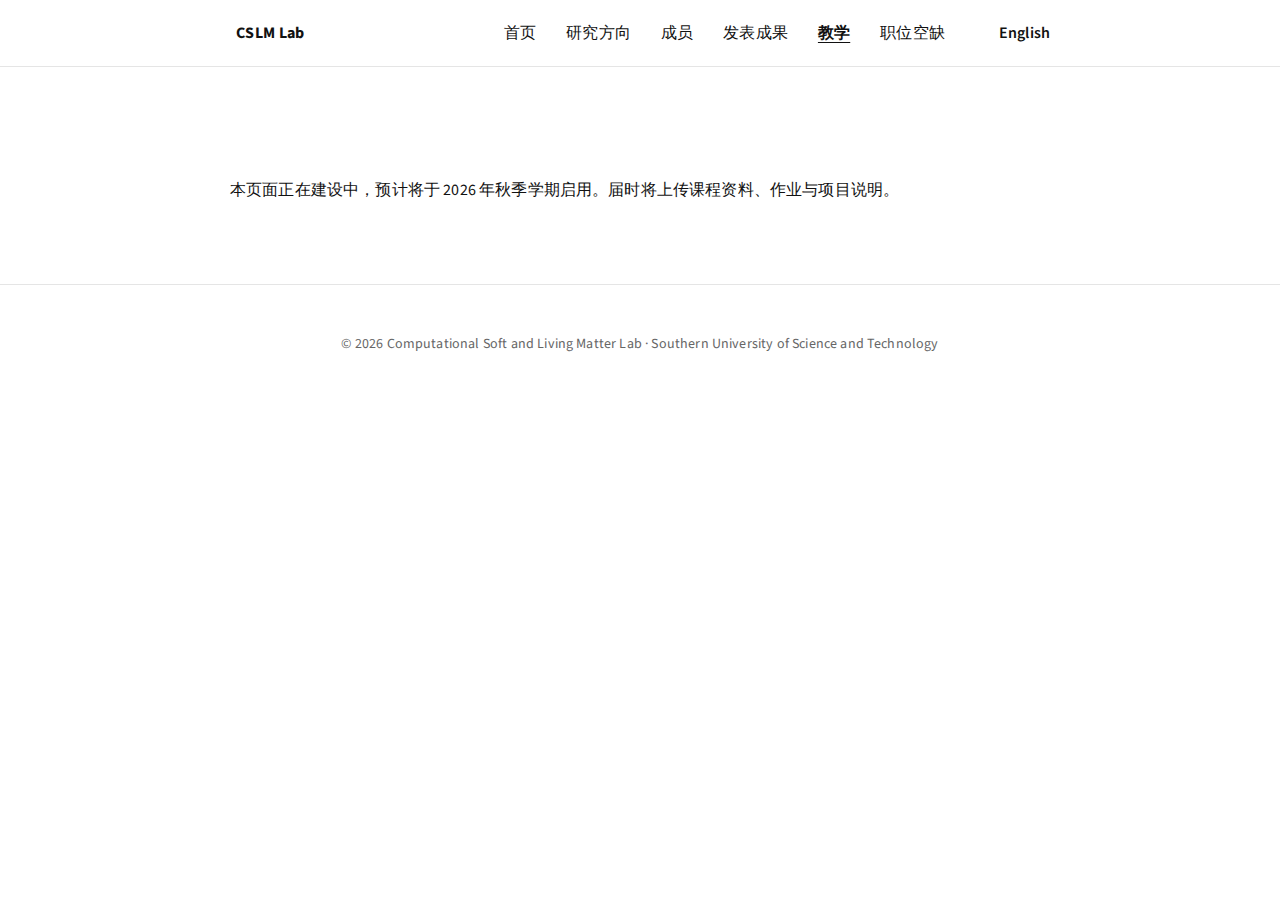
<file: zh/teaching.html>
<!DOCTYPE html>
<html lang="zh-Hans">
<head>
  <meta charset="UTF-8">
  <meta name="viewport" content="width=device-width, initial-scale=1.0">
  <title>教学 | CSLM Lab</title>
  <link rel="stylesheet" href="../assets/style.css">
  <meta name="description" content="Soft and Bio Matter group website.">
  <link href="https://fonts.googleapis.com/css2?family=Source+Sans+Pro:wght@400;600&display=swap" rel="stylesheet">
</head>
<body>

  <header>
    <nav>
      <div class="brand"><a href="index.html"><b>CSLM Lab</b></a></div>
      <a class="nav-item" href="index.html">首页</a><a class="nav-item" href="research.html">研究方向</a><a class="nav-item" href="people.html">成员</a><a class="nav-item" href="publications.html">发表成果</a><a class="nav-item active" href="teaching.html">教学</a><a class="nav-item" href="valencies.html">职位空缺</a>
      <span class="lang"><a href="../teaching.html">English</a></span>
    </nav>
  </header>

  <main>
    <p>本页面正在建设中，预计将于 2026 年秋季学期启用。届时将上传课程资料、作业与项目说明。</p>
  </main>

  <footer>
    <p>© 2026 Computational Soft and Living Matter Lab · Southern University of Science and Technology</p>
  </footer>

  <script defer src="https://static.cloudflareinsights.com/beacon.min.js" data-cf-beacon='{"token": "52d99c5e47bd479896c9eef5d106f7ba"}'></script>
  <script>
    (function() {
      const endpoint = 'https://tiny-butterfly-48fe.xiuyang-xia.workers.dev/'; // TODO: replace with your Worker URL
      const payload = {
        path: location.pathname + location.search,
        ref: document.referrer || ''
      };
      navigator.sendBeacon(endpoint, JSON.stringify(payload));
    })();
  </script>
</body>
</html>
</file>
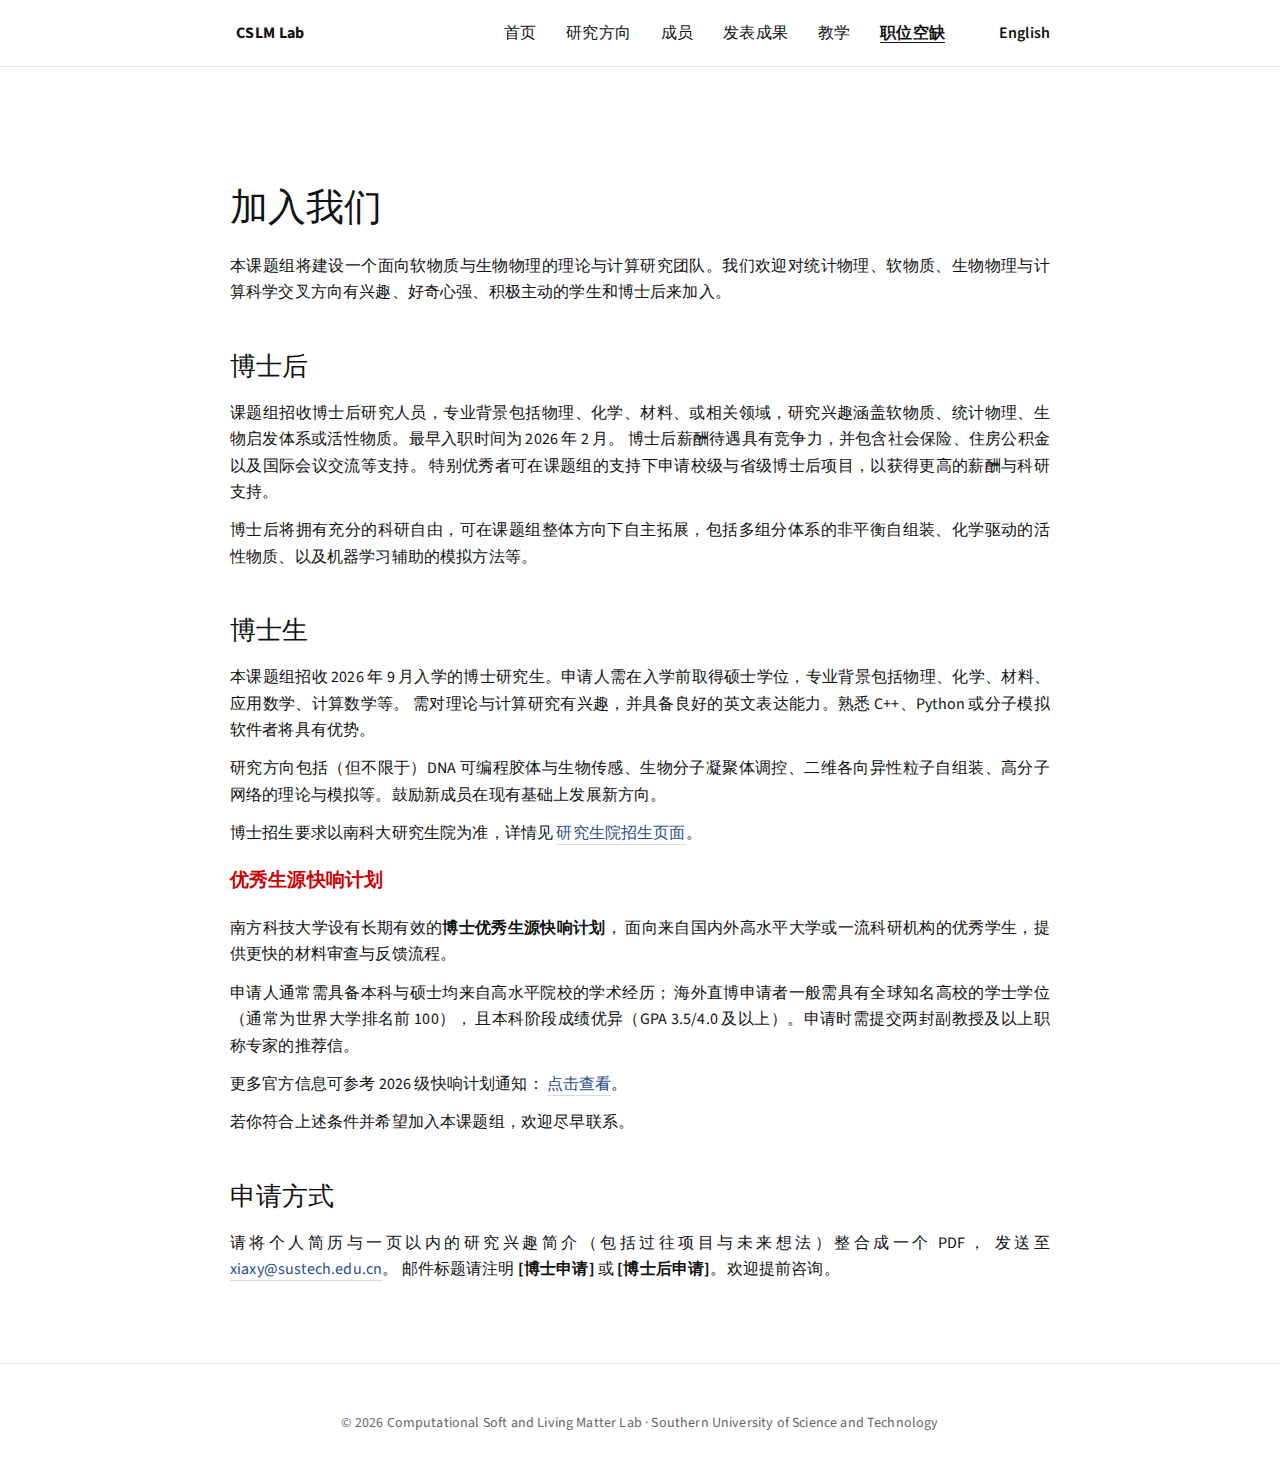
<file: zh/valencies.html>
<!DOCTYPE html>
<html lang="zh">
<head>
  <meta charset="UTF-8">
  <meta name="viewport" content="width=device-width, initial-scale=1.0">
  <title>加入我们 | CSLM Lab</title>
  <link rel="stylesheet" href="../assets/style.css">
  <meta name="description" content="软物质与生物物理研究组主页。">
  <link href="https://fonts.googleapis.com/css2?family=Source+Sans+Pro:wght@400;600&display=swap" rel="stylesheet">
</head>
<body>

  <header>
    <nav>
      <div class="brand"><a href="index.html"><b>CSLM Lab</b></a></div>
      <a class="nav-item" href="index.html">首页</a><a class="nav-item" href="research.html">研究方向</a><a class="nav-item" href="people.html">成员</a><a class="nav-item" href="publications.html">发表成果</a><a class="nav-item" href="teaching.html">教学</a><a class="nav-item active" href="valencies.html">职位空缺

      </a>
      <span class="lang"><a href="../valencies.html">English</a></span>
    </nav>
  </header>

  <main class="valencies">
    <h1>加入我们</h1>

    <section>
      <p>
        本课题组将建设一个面向软物质与生物物理的理论与计算研究团队。我们欢迎对统计物理、软物质、生物物理与计算科学交叉方向有兴趣、好奇心强、积极主动的学生和博士后来加入。
      </p>
    </section>

    <section>
      <h2>博士后</h2>
      <p>
        课题组招收博士后研究人员，专业背景包括物理、化学、材料、或相关领域，研究兴趣涵盖软物质、统计物理、生物启发体系或活性物质。最早入职时间为 2026 年 2 月。
        博士后薪酬待遇具有竞争力，并包含社会保险、住房公积金以及国际会议交流等支持。
        特别优秀者可在课题组的支持下申请校级与省级博士后项目，以获得更高的薪酬与科研支持。
      </p>
      <p>
        博士后将拥有充分的科研自由，可在课题组整体方向下自主拓展，包括多组分体系的非平衡自组装、化学驱动的活性物质、以及机器学习辅助的模拟方法等。
      </p>
    </section>

    <section>
      <h2>博士生</h2>
      <p>
        本课题组招收 2026 年 9 月入学的博士研究生。申请人需在入学前取得硕士学位，专业背景包括物理、化学、材料、应用数学、计算数学等。
        需对理论与计算研究有兴趣，并具备良好的英文表达能力。熟悉 C++、Python 或分子模拟软件者将具有优势。
      </p>
      <p>
        研究方向包括（但不限于）DNA 可编程胶体与生物传感、生物分子凝聚体调控、二维各向异性粒子自组装、高分子网络的理论与模拟等。鼓励新成员在现有基础上发展新方向。
      </p>
      <p>
        博士招生要求以南科大研究生院为准，详情见
        <a href="https://gs.sustech.edu.cn/#/admission/common?current_child_id=86&id=96&article_id=3329" target="_blank" rel="noopener">研究生院招生页面</a>。
      </p>
    </section>

    <section>
      <h3 style="color:#c00;">优秀生源快响计划</h3>
      <p>
        南方科技大学设有长期有效的<strong>博士优秀生源快响计划</strong>，
        面向来自国内外高水平大学或一流科研机构的优秀学生，提供更快的材料审查与反馈流程。
      </p>
      <p>
        申请人通常需具备本科与硕士均来自高水平院校的学术经历；
        海外直博申请者一般需具有全球知名高校的学士学位（通常为世界大学排名前 100），
        且本科阶段成绩优异（GPA 3.5/4.0 及以上）。申请时需提交两封副教授及以上职称专家的推荐信。
      </p>
      <p>
        更多官方信息可参考 2026 级快响计划通知：
        <a href="https://gs.sustech.edu.cn/#/admission/detail?current_child_id=86&id=96&article_id=3381" target="_blank" rel="noopener">点击查看</a>。
      </p>
      <p>
        若你符合上述条件并希望加入本课题组，欢迎尽早联系。
      </p>
    </section>

    <section>
      <h2>申请方式</h2>
      <p>
        请将个人简历与一页以内的研究兴趣简介（包括过往项目与未来想法）整合成一个 PDF，
        发送至 <a href="mailto:xiaxy@sustech.edu.cn">xiaxy@sustech.edu.cn</a>。
        邮件标题请注明 <strong>[博士申请]</strong> 或 <strong>[博士后申请]</strong>。欢迎提前咨询。
      </p>
    </section>
  </main>

  <footer>
    <p>© 2026 Computational Soft and Living Matter Lab · Southern University of Science and Technology</p>
  </footer>

  <script defer src="https://static.cloudflareinsights.com/beacon.min.js" data-cf-beacon='{"token": "52d99c5e47bd479896c9eef5d106f7ba"}'></script>
  <script>
    (function() {
      const endpoint = 'https://tiny-butterfly-48fe.xiuyang-xia.workers.dev/'; // TODO: replace with your Worker URL
      const payload = {
        path: location.pathname + location.search,
        ref: document.referrer || ''
      };
      navigator.sendBeacon(endpoint, JSON.stringify(payload));
    })();
  </script>
</body>
</html>
</file>
<file: assets/style.css>
/* Minimal, clean style inspired by Twenty Twenty-Five */

:root{
  --maxw: 860px;
  --pad: 20px;
  --gap: 22px;
}
*{box-sizing:border-box}
html,body{margin:0;padding:0}
@import url('https://fonts.googleapis.com/css2?family=Source+Sans+Pro:wght@400;600&display=swap');
body {
  font-family: 'Source Sans Pro', -apple-system, BlinkMacSystemFont,
               "Segoe UI", Roboto, "Helvetica Neue", Arial, "Noto Sans",
               "Apple Color Emoji", "Segoe UI Emoji", sans-serif !important;
  color:#111;
  background:#fff;
  line-height:1.65;
  letter-spacing:0.01em;
}


a{color:#111;text-decoration:none}
a:hover{text-decoration:underline}
header{
  border-bottom:1px solid #e5e5e5;
  position:sticky;
  top:0;
  background:#fff;
  z-index:10;
}
nav{
  max-width:var(--maxw);
  margin:0 auto;
  padding:14px var(--pad);
  display:flex;
  flex-wrap:wrap;
  align-items:center;
  gap:var(--gap);
  justify-content:flex-end;
}
nav .brand{
  margin-right:auto;
  font-weight:500;
  letter-spacing:0.02em;
}
nav .brand a{display:inline-block;padding:4px 6px}
nav a.nav-item{
  padding:6px 4px;
  font-size:16px;
}
nav .lang{
  margin-left:28px;
  font-weight:600;
}
main{
  max-width:var(--maxw);
  margin:110px auto 80px;
  padding:0 var(--pad);
}
h1{
  font-weight:400;
  font-size:2.4rem;
  margin:0 0 12px 0;
}
h2{
  font-weight:500;
  font-size:1.6rem;
  margin-top:40px;
  margin-bottom:12px;
}
p{margin:12px 0}
.lead{
  font-size:1.08rem;
  color:#333;
  margin-top:10px;
}
footer{
  border-top:1px solid #e5e5e5;
  margin-top:80px;
  padding:36px 0;
  text-align:center;
  color:#666;
  font-size:14px;
}
.active{ text-decoration:underline; text-underline-offset:4px }
.active{ font-weight:700; }
.grid{
  display:grid;
  grid-template-columns:1fr;
  gap:26px;
}
.card{
  border:1px solid #eee;
  border-radius:12px;
  padding:18px 18px;
}
@media (min-width:900px){
  .grid.cols-2{ grid-template-columns:1fr 1fr; }
  .grid.cols-3{ grid-template-columns:1fr 1fr 1fr; }
}

/* === make left-aligned text justified, keep centered elements intact === */
main p,
main li {
  text-align: justify;
  text-justify: inter-word;
}

/* keep headings, nav, footer, and center elements untouched */
h1, h2, h3,
header, footer, nav, .brand, .center {
  text-align: inherit;
}

/* keep footer text centered */
footer p {
  text-align: center !important;
  text-justify: auto;
}

/* refined link style for publication section */
.pub-list a {
  color: #2a4e8a;
  border-bottom: 1px solid rgba(42,78,138,0.2);
}
.pub-list a:hover {
  color: #c00;
  border-color: #c00;
}

.pub-list a:visited {
  color: #555; /* keeps visited links calm */
}

/* refined link style for publication section */
.valencies a {
  color: #2a4e8a;
  border-bottom: 1px solid rgba(42,78,138,0.2);
}
.valencies a:hover {
  color: #c00;
  border-color: #c00;
}

.valencies a:visited {
  color: #555; /* keeps visited links calm */
}

/* refined link style for publication section */
.mainpg a {
  color: #2a4e8a;
  border-bottom: 1px solid rgba(42,78,138,0.2);
}
.mainpg a:hover {
  color: #c00;
  border-color: #c00;
}

.mainpg a:visited {
  color: #555; /* keeps visited links calm */
}

.hero{
  position:relative;
  overflow:hidden;
  border-radius:18px;
  padding:48px 32px;
  margin-bottom:32px;
  background:#0d1b2a;
  color:#f6f8fb;
  isolation:isolate;
}
.hero::before,
.hero::after{
  content:"";
  position:absolute;
  inset:0;
  z-index:-2;
}
.hero::before{
  background: url('../images/mainpg.png') center/cover no-repeat;
  filter: blur(4px);
  transform: scale(1.05);
  opacity:0.92;
}
.hero::after{
  background:
    radial-gradient(circle at 12% 80%, rgba(255,255,255,0.18), transparent 38%),
    radial-gradient(circle at 78% 15%, rgba(117,214,255,0.25), transparent 42%),
    linear-gradient(120deg, rgba(13,27,42,0.9) 0%, rgba(14,48,74,0.8) 45%, rgba(13,27,42,0.9) 100%);
  z-index:-1;
}
.hero-content{max-width:720px}
.eyebrow{
  letter-spacing:0.12em;
  text-transform:uppercase;
  font-size:13px;
  color:rgba(246,248,251,0.8);
  margin:0 0 8px 0;
}
.hero h1{
  margin:0 0 14px 0;
  font-size:2rem;
  font-weight:600;
  color:#f6f8fb;
}
.hero-lead{
  margin:0 0 18px 0;
  max-width:620px;
  color:rgba(246,248,251,0.9);
  text-align:left;
}
.hero-tags{
  display:flex;
  flex-wrap:wrap;
  gap:10px;
  margin-bottom:18px;
}
.hero-tags span{
  padding:8px 12px;
  border-radius:999px;
  background:rgba(255,255,255,0.12);
  border:1px solid rgba(255,255,255,0.16);
  font-size:14px;
}
.hero-actions{
  display:flex;
  gap:12px;
  flex-wrap:wrap;
}
.btn{
  display:inline-block;
  padding:10px 16px;
  border-radius:10px;
  font-weight:600;
  letter-spacing:0.01em;
  transition:transform 0.15s ease, box-shadow 0.2s ease, background 0.2s ease;
}
.btn.primary{
  background:#f6f8fb;
  color:#0d1b2a;
  box-shadow:0 10px 30px rgba(0,0,0,0.15);
}
.btn.primary:hover{transform:translateY(-1px); box-shadow:0 14px 36px rgba(0,0,0,0.18);}
.btn.ghost{
  border:1px solid rgba(255,144,144,0.65);
  color:#3a1a1a;
  background:rgba(255,215,215,0.9);
  box-shadow:0 10px 24px rgba(0,0,0,0.12);
}
.btn.ghost:hover{
  background:rgba(255,175,175,0.95);
  border-color:rgba(255,145,145,0.85);
  color:#2a0f0f;
  transform:translateY(-1px);
}

.map-block{
  margin-top:12px;
  display:block;
}
.map-embed{
  width:100%;
  height:200px;
  border:0;
  border-radius:12px;
  box-shadow:0 8px 24px rgba(0,0,0,0.08);
}

@media (max-width: 900px) {
  nav {
    overflow-x: auto;
    white-space: nowrap;
    display: flex;
    justify-content: flex-start;
    align-items: center;
    gap: 16px;
    padding: 10px var(--pad);
    border-bottom: 1px solid #eee;
  }

  nav::-webkit-scrollbar {
    display: none; /* 隐藏滚动条 */
  }

  nav a.nav-item {
    display: inline-block;
    font-size: 15px;
    white-space: nowrap;
  }

  nav .lang {
    margin-left: auto;
  }

  main {
    margin-top: 60px;
  }
  .hero{
    margin-top:10px;
    padding:28px 22px;
    border-radius:14px;
  }
  .hero h1{font-size:1.6rem;}
}
.research-img {
  width: 100%;
  height: auto;
  display: block;   /* 避免图片底部出现额外空隙，可选 */
  max-width: 100%;  /* 防止超出容器 */
}

.hero {
  margin-left: calc(-1 * var(--pad));
  margin-right: calc(-1 * var(--pad));
}

.hero img {
  width: 100%;
  height: auto;
  display: block;
  max-width: 100%;
  object-fit: cover;
  max-height: 360px; /* 可选 */
}


.peo-card {
  display: flex;
  align-items: flex-start;
  gap: 18px;
  padding: 22px;
}

.peo-photo {
  width: 140px;
  height: 140px;
  object-fit: cover;
  border-radius: 10px;
  flex-shrink: 0;
}

.pi-photo {
  width: 150px;
  height: 180px;
  object-fit: cover;
  border-radius: 12px;
  flex-shrink: 0;
}
.peo-card h3{
  margin: 0 0 10px 0;
  font-size: 1.35rem;
}
.peo-card p{
  margin: 6px 0;
  font-size: 1.02rem;
  line-height: 1.55;
  text-align: left;
}

/* 小屏幕时自动改成上下排列，避免挤在一起 */
@media (max-width: 700px) {
  .peo-card {
    flex-direction: column;
    align-items: flex-start;
  }

  .peo-photo {
    width: 130px;
    height: 130px;
  }
  .pi-photo {
    width: 150px;
    height: 180px;
  }
}
</file>
